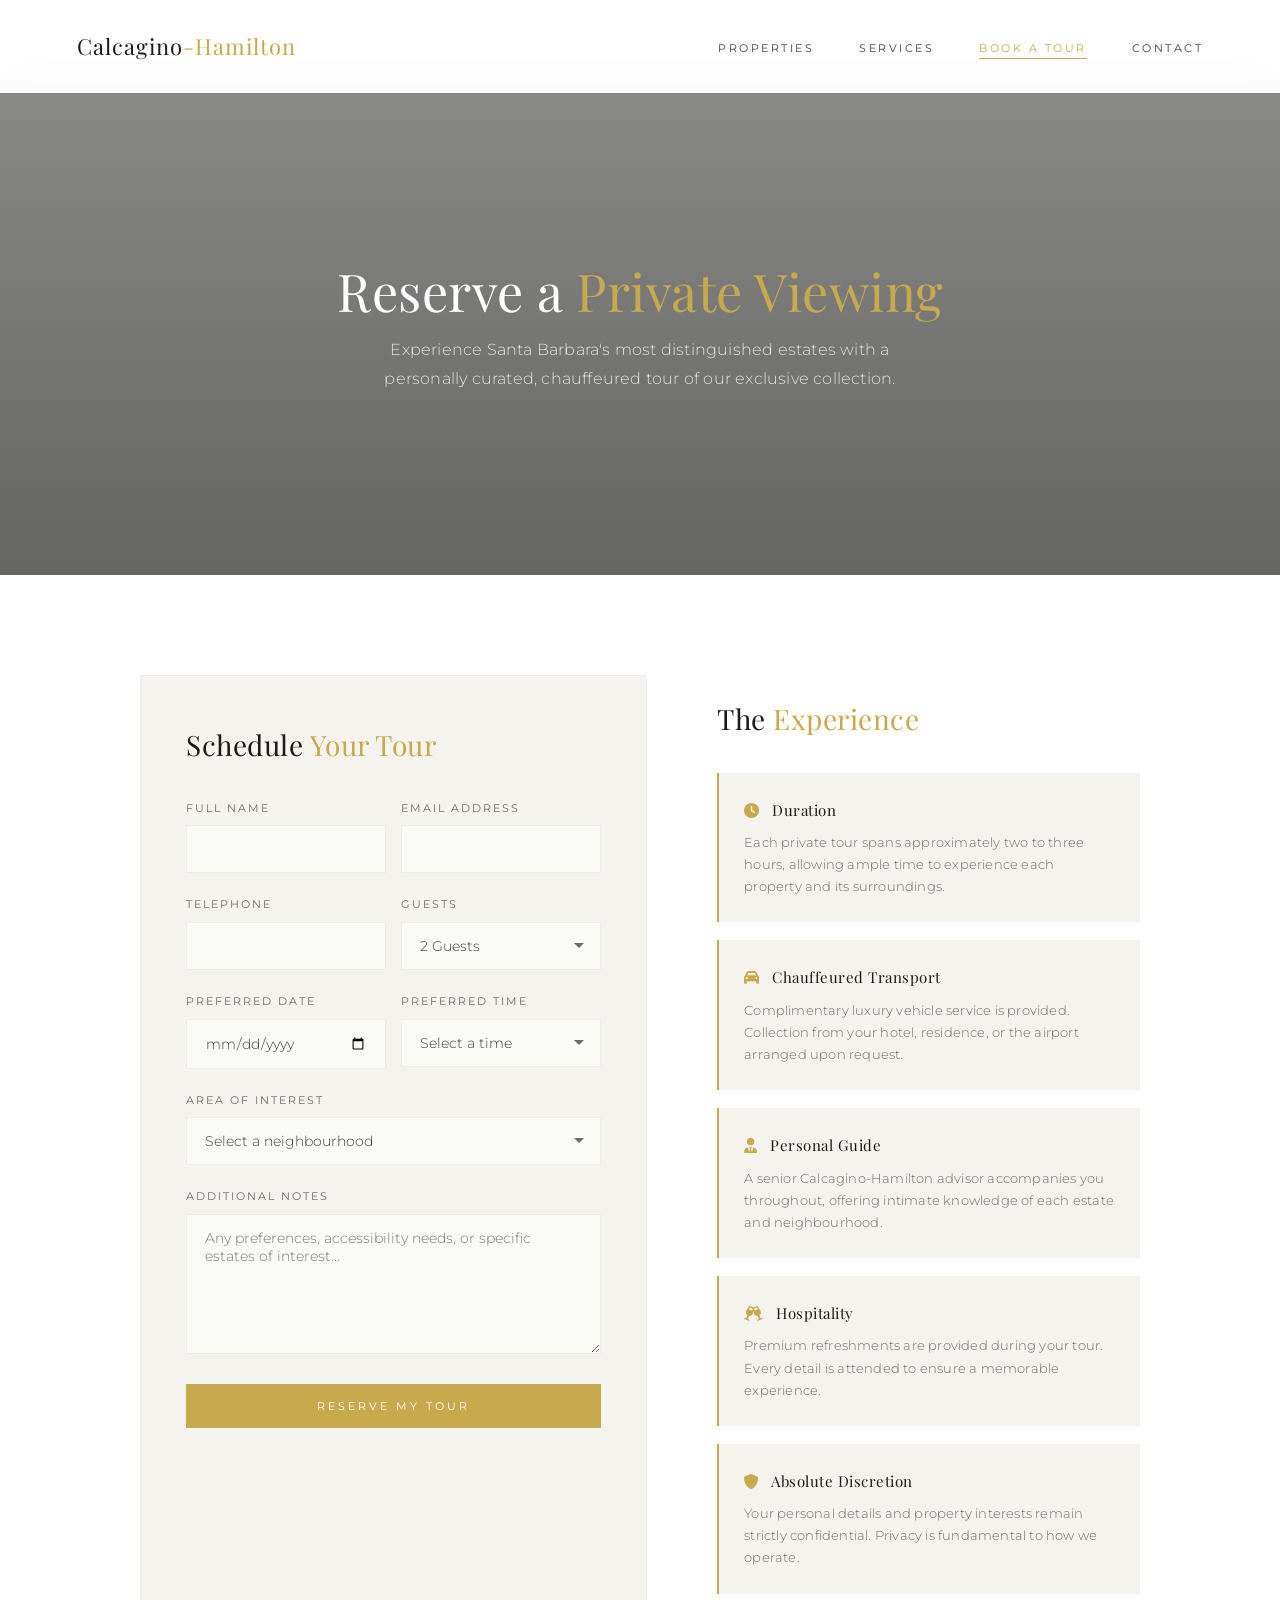
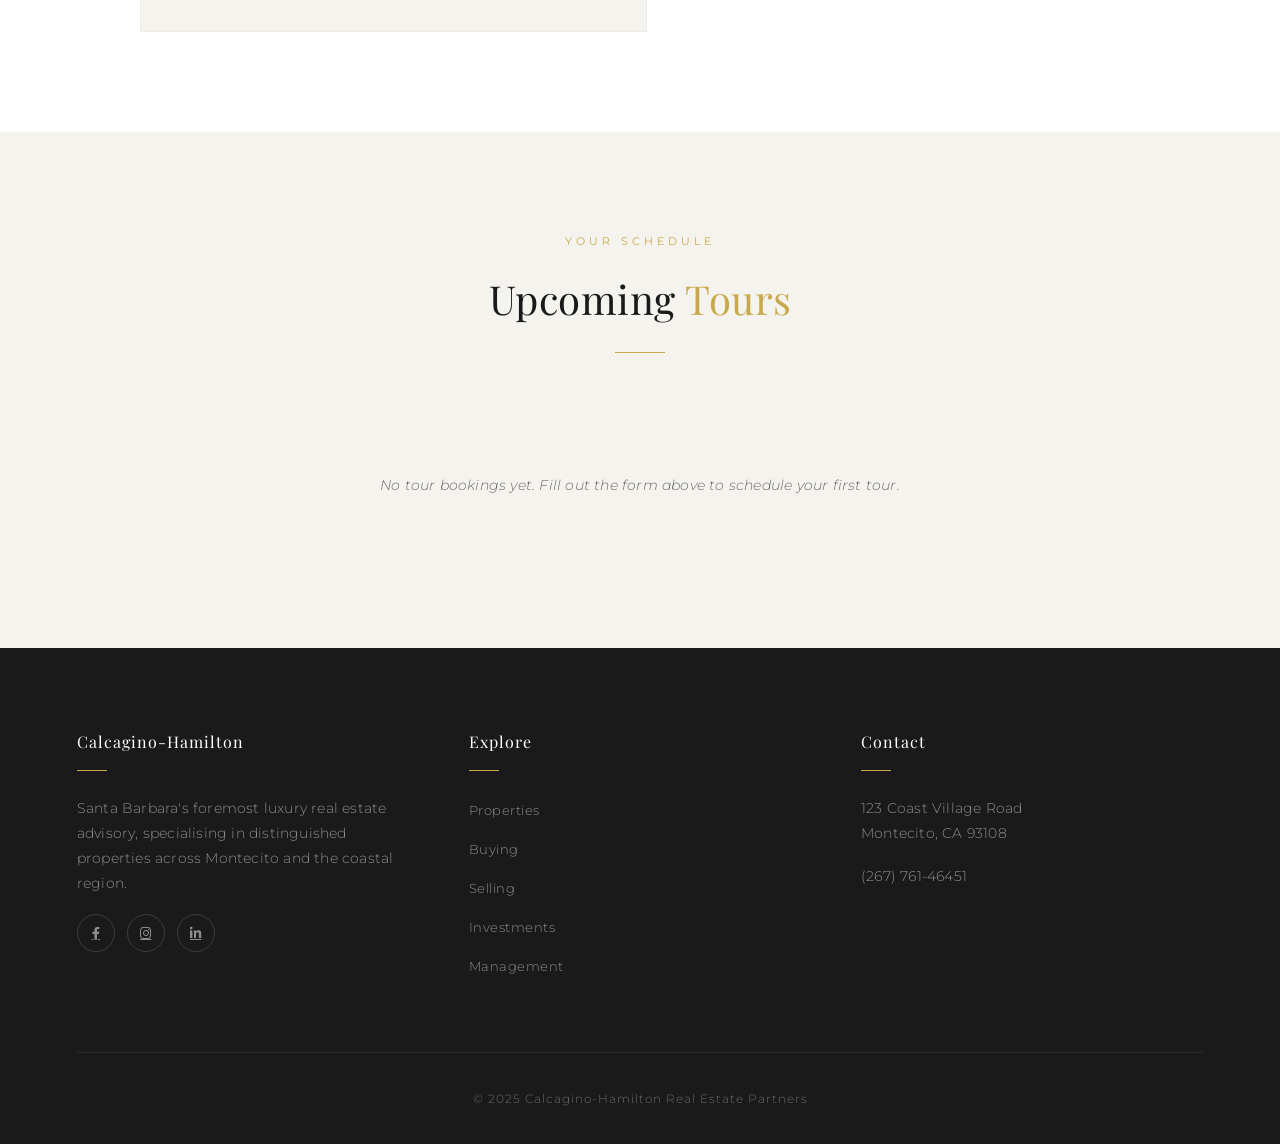
<file: book-tour.html>
<!DOCTYPE html>
<html lang="en">
<head>
    <meta charset="UTF-8">
    <meta name="viewport" content="width=device-width, initial-scale=1.0">
    <title>Book a Private Tour | Calcagino-Hamilton</title>
    <link rel="stylesheet" href="https://fonts.googleapis.com/css2?family=Playfair+Display:ital,wght@0,400;0,500;0,600;0,700;1,400;1,500&family=Montserrat:wght@300;400;500&display=swap">
    <link rel="stylesheet" href="https://cdnjs.cloudflare.com/ajax/libs/font-awesome/6.0.0-beta3/css/all.min.css">
    <link rel="stylesheet" href="styles.css">
</head>
<body>
    <header id="header">
        <div class="logo"><a href="index.html">Calcagino<span>-Hamilton</span></a></div>
        <nav>
            <ul id="nav-menu">
                <li><a href="luxury-properties.html">Properties</a></li>
                <li><a href="buying.html">Services</a></li>
                <li><a href="book-tour.html" class="active">Book a Tour</a></li>
                <li><a href="index.html#contact">Contact</a></li>
            </ul>
            <div class="mobile-menu-btn" id="mobile-menu-btn"><i class="fas fa-bars"></i></div>
        </nav>
    </header>

    <section class="booking-hero">
        <div>
            <h1>Reserve a <span class="gold-text">Private Viewing</span></h1>
            <p>Experience Santa Barbara's most distinguished estates with a personally curated, chauffeured tour of our exclusive collection.</p>
        </div>
    </section>

    <section class="booking-section">
        <div class="booking-container">
            <div id="bookingFormWrapper" class="booking-form-wrapper">
                <h2>Schedule <span class="gold-text">Your Tour</span></h2>
                <form id="bookingForm">
                    <div class="form-row">
                        <div class="form-group">
                            <label for="bookName">Full Name</label>
                            <input type="text" id="bookName" class="form-control" required>
                        </div>
                        <div class="form-group">
                            <label for="bookEmail">Email Address</label>
                            <input type="email" id="bookEmail" class="form-control" required>
                        </div>
                    </div>
                    <div class="form-row">
                        <div class="form-group">
                            <label for="bookPhone">Telephone</label>
                            <input type="tel" id="bookPhone" class="form-control" required>
                        </div>
                        <div class="form-group">
                            <label for="bookGuests">Guests</label>
                            <select id="bookGuests" class="form-control">
                                <option value="1">1 Guest</option>
                                <option value="2" selected>2 Guests</option>
                                <option value="3">3 Guests</option>
                                <option value="4">4 Guests</option>
                                <option value="5+">5+ Guests</option>
                            </select>
                        </div>
                    </div>
                    <div class="form-row">
                        <div class="form-group">
                            <label for="bookDate">Preferred Date</label>
                            <input type="date" id="bookDate" class="form-control" required>
                        </div>
                        <div class="form-group">
                            <label for="bookTime">Preferred Time</label>
                            <select id="bookTime" class="form-control" required>
                                <option value="">Select a time</option>
                                <option value="09:00">9:00 AM</option>
                                <option value="10:00">10:00 AM</option>
                                <option value="11:00">11:00 AM</option>
                                <option value="13:00">1:00 PM</option>
                                <option value="14:00">2:00 PM</option>
                                <option value="15:00">3:00 PM</option>
                                <option value="16:00">4:00 PM</option>
                            </select>
                        </div>
                    </div>
                    <div class="form-group">
                        <label for="bookProperty">Area of Interest</label>
                        <select id="bookProperty" class="form-control" required>
                            <option value="">Select a neighbourhood</option>
                            <option value="Montecito Estates">Montecito Estates</option>
                            <option value="Hope Ranch">Hope Ranch</option>
                            <option value="Santa Barbara Riviera">Santa Barbara Riviera</option>
                            <option value="East Beach">East Beach</option>
                            <option value="Oceanfront Collection">Oceanfront Collection</option>
                            <option value="Full Portfolio Tour">Full Portfolio Tour</option>
                        </select>
                    </div>
                    <div class="form-group">
                        <label for="bookNotes">Additional Notes</label>
                        <textarea id="bookNotes" class="form-control" rows="3" placeholder="Any preferences, accessibility needs, or specific estates of interest..."></textarea>
                    </div>
                    <button type="submit" class="btn btn-gold btn-full">Reserve My Tour</button>
                </form>
            </div>

            <div id="confirmationMessage" class="confirmation-message">
                <i class="fas fa-check-circle"></i>
                <h3>Tour Reserved</h3>
                <p>Thank you, <strong id="confirmName"></strong>.</p>
                <p>Your private viewing is scheduled for:</p>
                <p><strong id="confirmDate"></strong> at <strong id="confirmTime"></strong></p>
                <p>Area: <strong id="confirmProperty"></strong></p>
                <p class="confirmation-note">Our concierge team will contact you within 24 hours to confirm arrangements.</p>
                <button id="resetBookingBtn" class="btn btn-gold btn-mt">Reserve Another Tour</button>
            </div>

            <div class="booking-info">
                <h2>The <span class="gold-text">Experience</span></h2>
                <div class="booking-info-card">
                    <h4><i class="fas fa-clock"></i> Duration</h4>
                    <p>Each private tour spans approximately two to three hours, allowing ample time to experience each property and its surroundings.</p>
                </div>
                <div class="booking-info-card">
                    <h4><i class="fas fa-car"></i> Chauffeured Transport</h4>
                    <p>Complimentary luxury vehicle service is provided. Collection from your hotel, residence, or the airport arranged upon request.</p>
                </div>
                <div class="booking-info-card">
                    <h4><i class="fas fa-user-tie"></i> Personal Guide</h4>
                    <p>A senior Calcagino-Hamilton advisor accompanies you throughout, offering intimate knowledge of each estate and neighbourhood.</p>
                </div>
                <div class="booking-info-card">
                    <h4><i class="fas fa-glass-cheers"></i> Hospitality</h4>
                    <p>Premium refreshments are provided during your tour. Every detail is attended to ensure a memorable experience.</p>
                </div>
                <div class="booking-info-card">
                    <h4><i class="fas fa-shield-alt"></i> Absolute Discretion</h4>
                    <p>Your personal details and property interests remain strictly confidential. Privacy is fundamental to how we operate.</p>
                </div>
            </div>
        </div>
    </section>

    <section class="bookings-list">
        <div class="section-title">
            <span class="section-subtitle">Your Schedule</span>
            <h2>Upcoming <span class="gold-text">Tours</span></h2>
        </div>
        <div id="bookingsContainer" class="bookings-container"></div>
    </section>

    <footer>
        <div class="footer-content">
            <div class="footer-col">
                <h3>Calcagino-Hamilton</h3>
                <p>Santa Barbara's foremost luxury real estate advisory, specialising in distinguished properties across Montecito and the coastal region.</p>
                <div class="social-links">
                    <a href="#"><i class="fab fa-facebook-f"></i></a>
                    <a href="#"><i class="fab fa-instagram"></i></a>
                    <a href="#"><i class="fab fa-linkedin-in"></i></a>
                </div>
            </div>
            <div class="footer-col">
                <h3>Explore</h3>
                <ul class="footer-links">
                    <li><a href="luxury-properties.html">Properties</a></li>
                    <li><a href="buying.html">Buying</a></li>
                    <li><a href="selling.html">Selling</a></li>
                    <li><a href="investment.html">Investments</a></li>
                    <li><a href="property-management.html">Management</a></li>
                </ul>
            </div>
            <div class="footer-col">
                <h3>Contact</h3>
                <p>123 Coast Village Road<br>Montecito, CA 93108</p>
                <p>(267) 761-46451</p>
            </div>
        </div>
        <div class="footer-bottom"><p>&copy; 2025 Calcagino-Hamilton Real Estate Partners</p></div>
    </footer>

    <div class="back-to-top" id="back-to-top"><i class="fas fa-arrow-up"></i></div>
    <script src="scripts.js"></script>
</body>
</html>
</file>
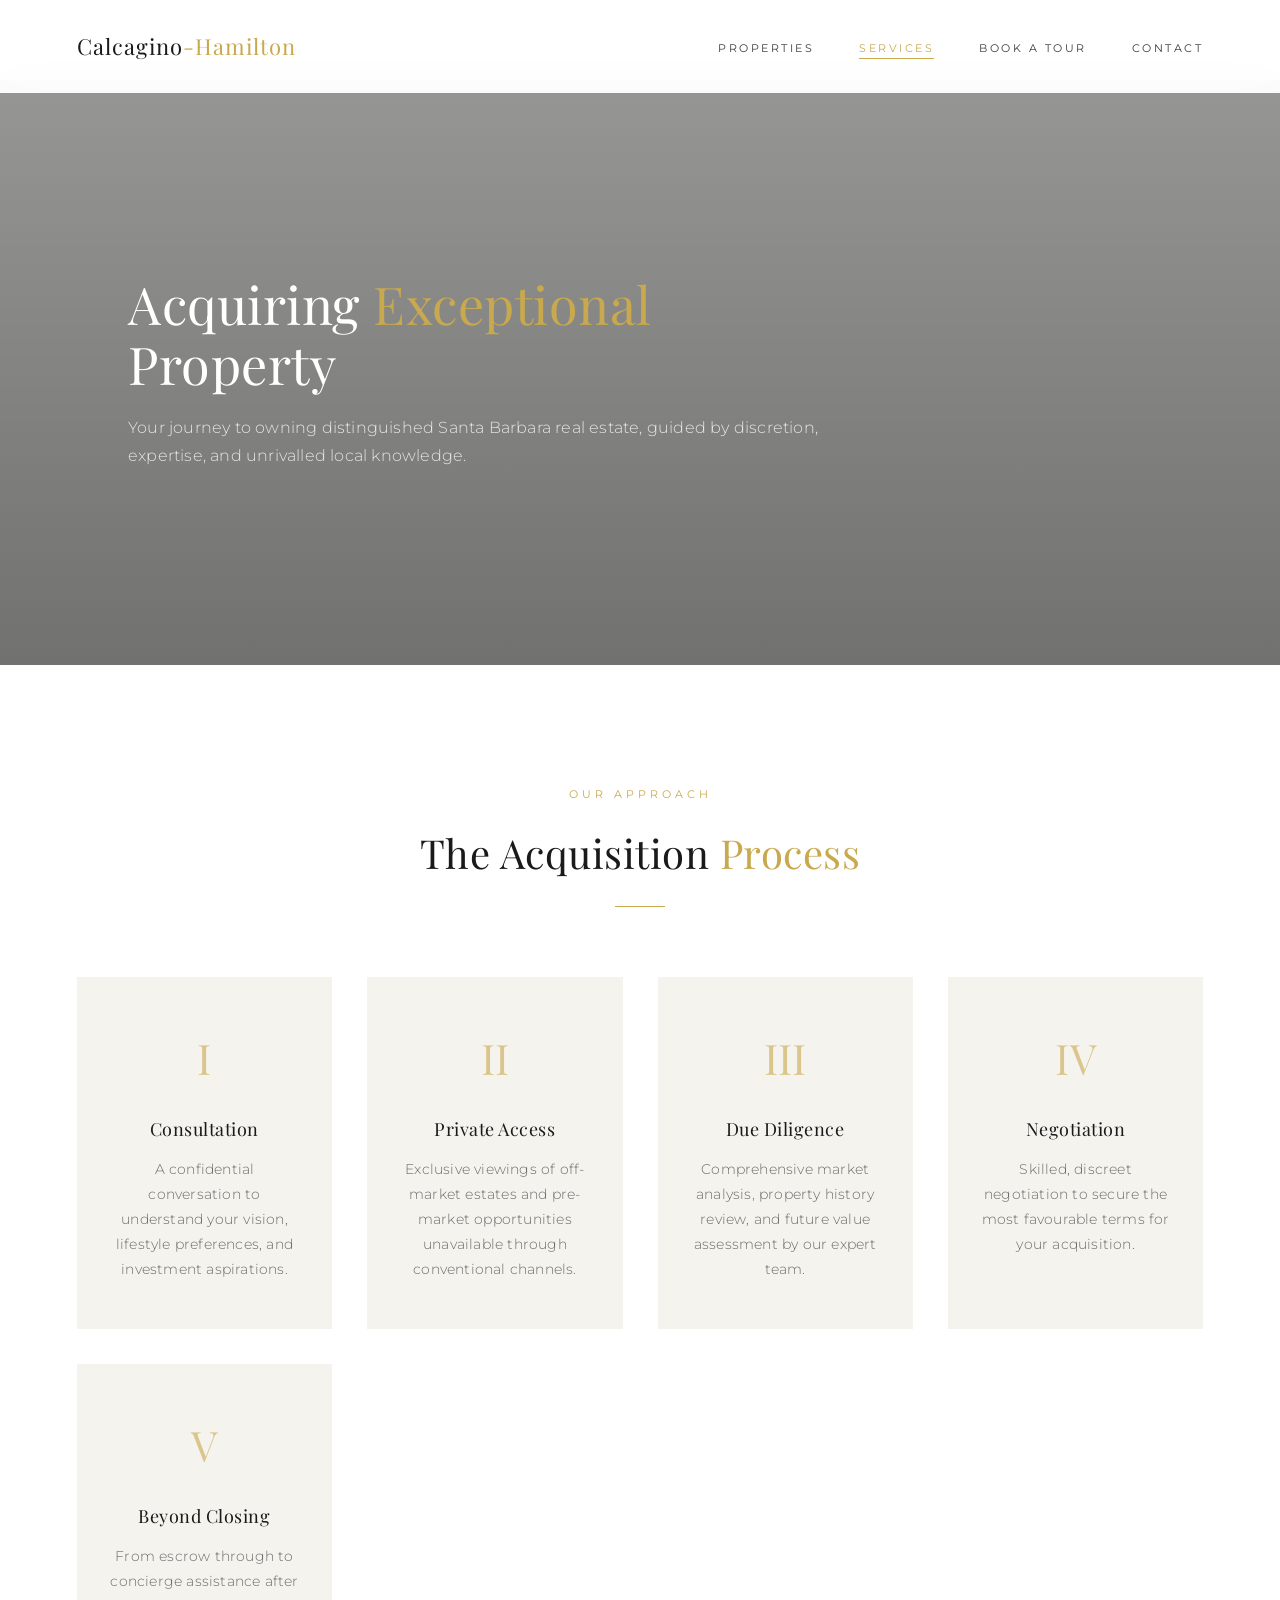
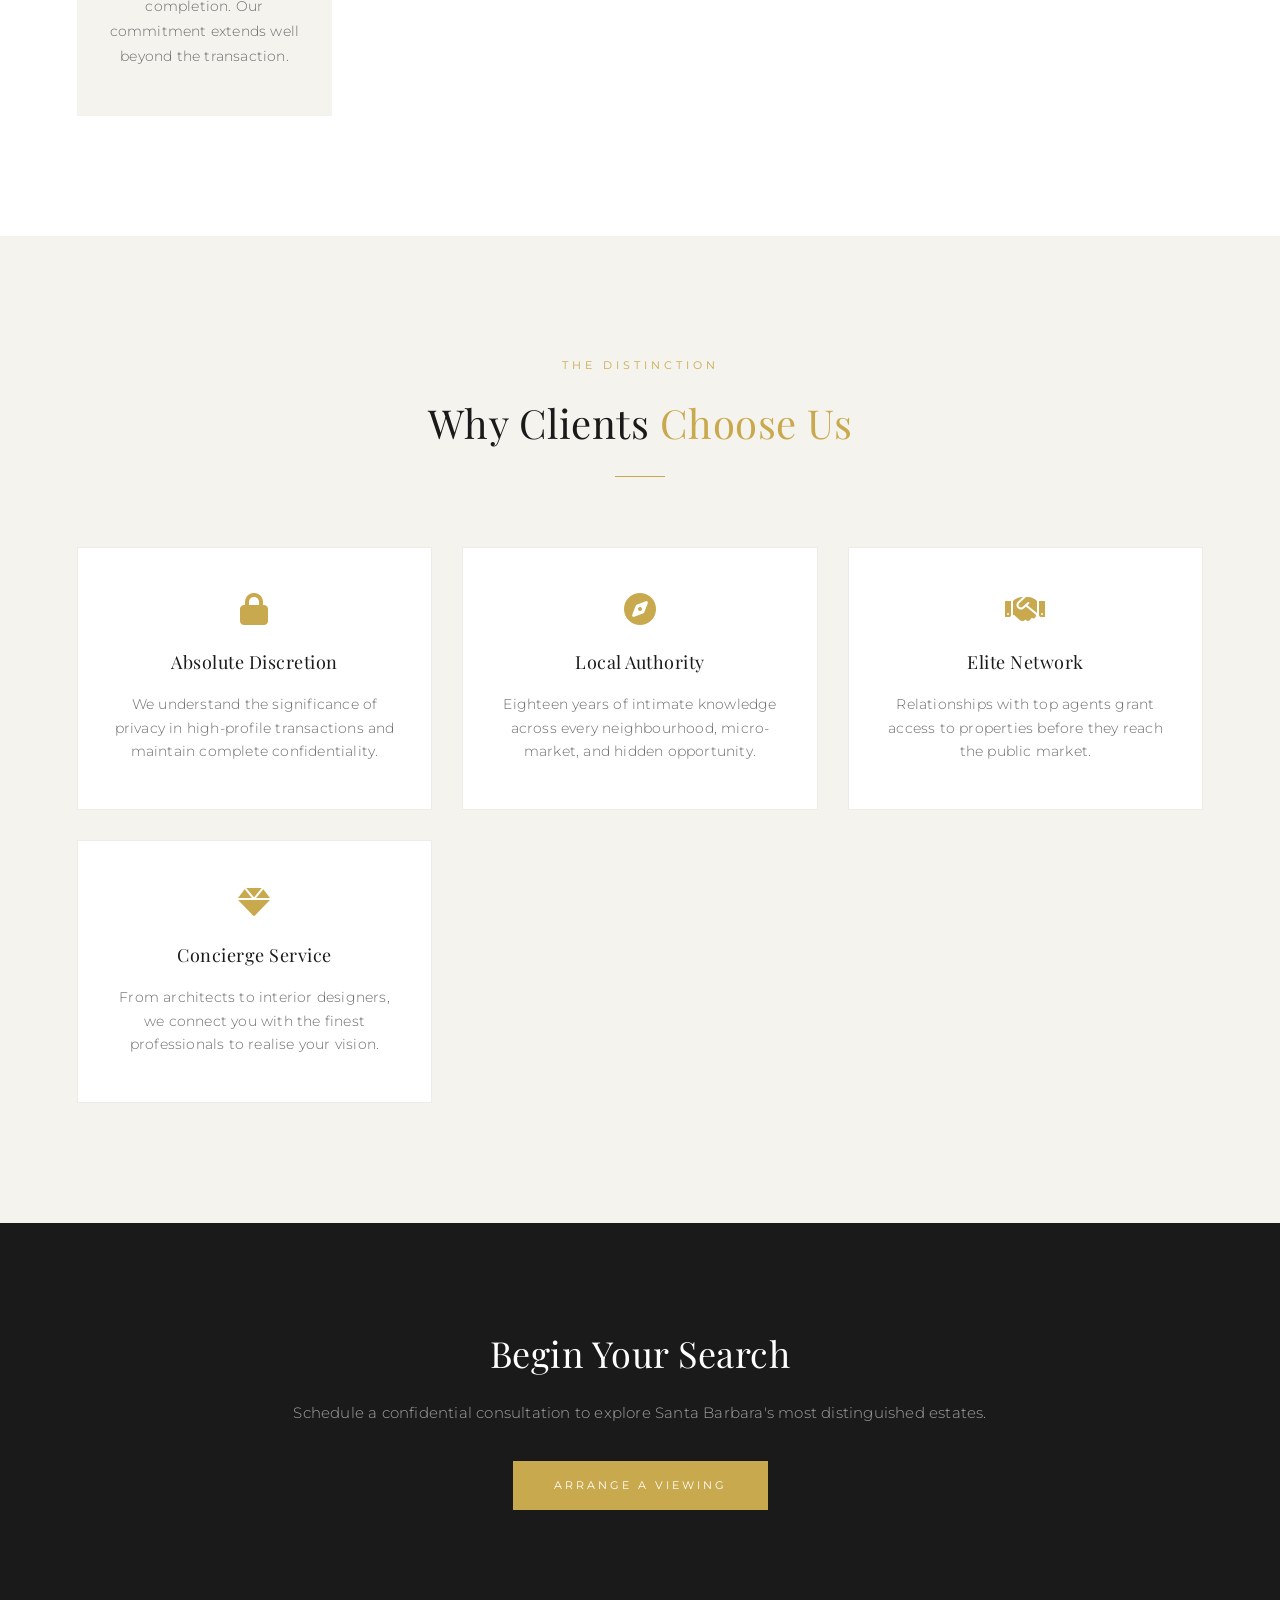
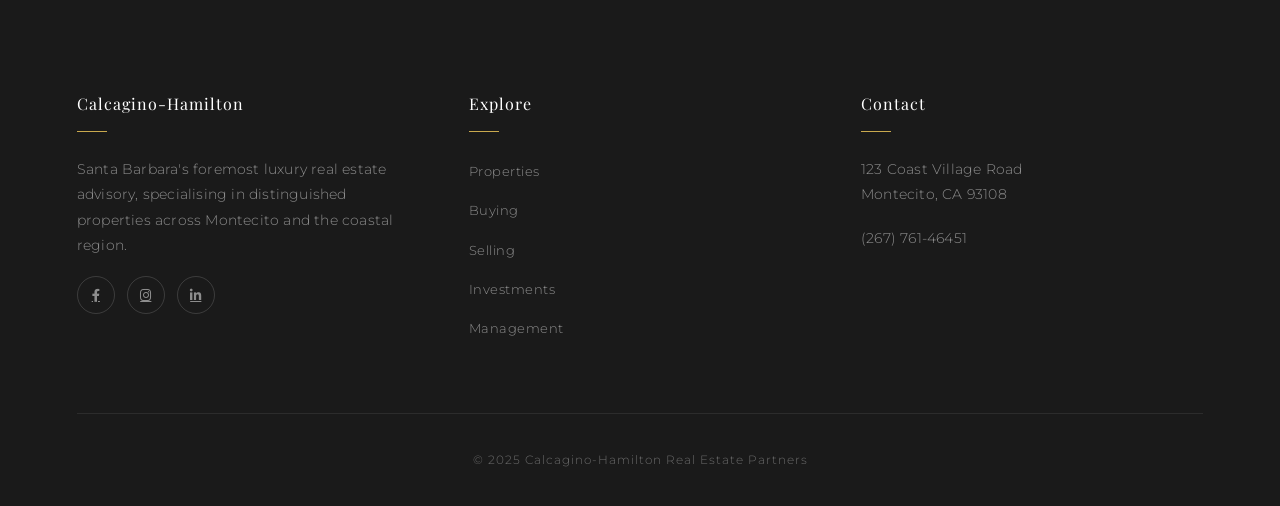
<file: buying.html>
<!DOCTYPE html>
<html lang="en">
<head>
    <meta charset="UTF-8">
    <meta name="viewport" content="width=device-width, initial-scale=1.0">
    <title>Acquiring Luxury Properties | Calcagino-Hamilton</title>
    <link rel="stylesheet" href="https://fonts.googleapis.com/css2?family=Playfair+Display:ital,wght@0,400;0,500;0,600;0,700;1,400;1,500&family=Montserrat:wght@300;400;500&display=swap">
    <link rel="stylesheet" href="https://cdnjs.cloudflare.com/ajax/libs/font-awesome/6.0.0-beta3/css/all.min.css">
    <link rel="stylesheet" href="styles.css">
</head>
<body>
    <header id="header">
        <div class="logo"><a href="index.html">Calcagino<span>-Hamilton</span></a></div>
        <nav>
            <ul id="nav-menu">
                <li><a href="luxury-properties.html">Properties</a></li>
                <li><a href="buying.html" class="active">Services</a></li>
                <li><a href="book-tour.html">Book a Tour</a></li>
                <li><a href="index.html#contact">Contact</a></li>
            </ul>
            <div class="mobile-menu-btn" id="mobile-menu-btn"><i class="fas fa-bars"></i></div>
        </nav>
    </header>

    <section class="service-hero">
        <div class="service-hero-content">
            <h1>Acquiring <span class="gold-text">Exceptional</span> Property</h1>
            <p>Your journey to owning distinguished Santa Barbara real estate, guided by discretion, expertise, and unrivalled local knowledge.</p>
        </div>
    </section>

    <section class="service-process">
        <div class="section-title">
            <span class="section-subtitle">Our Approach</span>
            <h2>The Acquisition <span class="gold-text">Process</span></h2>
        </div>
        <div class="process-steps">
            <div class="process-step">
                <div class="step-number gold-text">I</div>
                <h3>Consultation</h3>
                <p>A confidential conversation to understand your vision, lifestyle preferences, and investment aspirations.</p>
            </div>
            <div class="process-step">
                <div class="step-number gold-text">II</div>
                <h3>Private Access</h3>
                <p>Exclusive viewings of off-market estates and pre-market opportunities unavailable through conventional channels.</p>
            </div>
            <div class="process-step">
                <div class="step-number gold-text">III</div>
                <h3>Due Diligence</h3>
                <p>Comprehensive market analysis, property history review, and future value assessment by our expert team.</p>
            </div>
            <div class="process-step">
                <div class="step-number gold-text">IV</div>
                <h3>Negotiation</h3>
                <p>Skilled, discreet negotiation to secure the most favourable terms for your acquisition.</p>
            </div>
            <div class="process-step">
                <div class="step-number gold-text">V</div>
                <h3>Beyond Closing</h3>
                <p>From escrow through to concierge assistance after completion. Our commitment extends well beyond the transaction.</p>
            </div>
        </div>
    </section>

    <section class="service-benefits">
        <div class="section-title">
            <span class="section-subtitle">The Distinction</span>
            <h2>Why Clients <span class="gold-text">Choose Us</span></h2>
        </div>
        <div class="benefits-grid">
            <div class="benefit-card">
                <i class="fas fa-lock gold-text"></i>
                <h3>Absolute Discretion</h3>
                <p>We understand the significance of privacy in high-profile transactions and maintain complete confidentiality.</p>
            </div>
            <div class="benefit-card">
                <i class="fas fa-compass gold-text"></i>
                <h3>Local Authority</h3>
                <p>Eighteen years of intimate knowledge across every neighbourhood, micro-market, and hidden opportunity.</p>
            </div>
            <div class="benefit-card">
                <i class="fas fa-handshake gold-text"></i>
                <h3>Elite Network</h3>
                <p>Relationships with top agents grant access to properties before they reach the public market.</p>
            </div>
            <div class="benefit-card">
                <i class="fas fa-gem gold-text"></i>
                <h3>Concierge Service</h3>
                <p>From architects to interior designers, we connect you with the finest professionals to realise your vision.</p>
            </div>
        </div>
    </section>

    <section class="service-cta">
        <h2>Begin Your Search</h2>
        <p>Schedule a confidential consultation to explore Santa Barbara's most distinguished estates.</p>
        <a href="book-tour.html" class="btn btn-gold">Arrange a Viewing</a>
    </section>

    <footer>
        <div class="footer-content">
            <div class="footer-col">
                <h3>Calcagino-Hamilton</h3>
                <p>Santa Barbara's foremost luxury real estate advisory, specialising in distinguished properties across Montecito and the coastal region.</p>
                <div class="social-links">
                    <a href="#"><i class="fab fa-facebook-f"></i></a>
                    <a href="#"><i class="fab fa-instagram"></i></a>
                    <a href="#"><i class="fab fa-linkedin-in"></i></a>
                </div>
            </div>
            <div class="footer-col">
                <h3>Explore</h3>
                <ul class="footer-links">
                    <li><a href="luxury-properties.html">Properties</a></li>
                    <li><a href="buying.html">Buying</a></li>
                    <li><a href="selling.html">Selling</a></li>
                    <li><a href="investment.html">Investments</a></li>
                    <li><a href="property-management.html">Management</a></li>
                </ul>
            </div>
            <div class="footer-col">
                <h3>Contact</h3>
                <p>123 Coast Village Road<br>Montecito, CA 93108</p>
                <p>(267) 761-46451</p>
            </div>
        </div>
        <div class="footer-bottom"><p>&copy; 2025 Calcagino-Hamilton Real Estate Partners</p></div>
    </footer>

    <div class="back-to-top" id="back-to-top"><i class="fas fa-arrow-up"></i></div>
    <script src="scripts.js"></script>
</body>
</html>
</file>
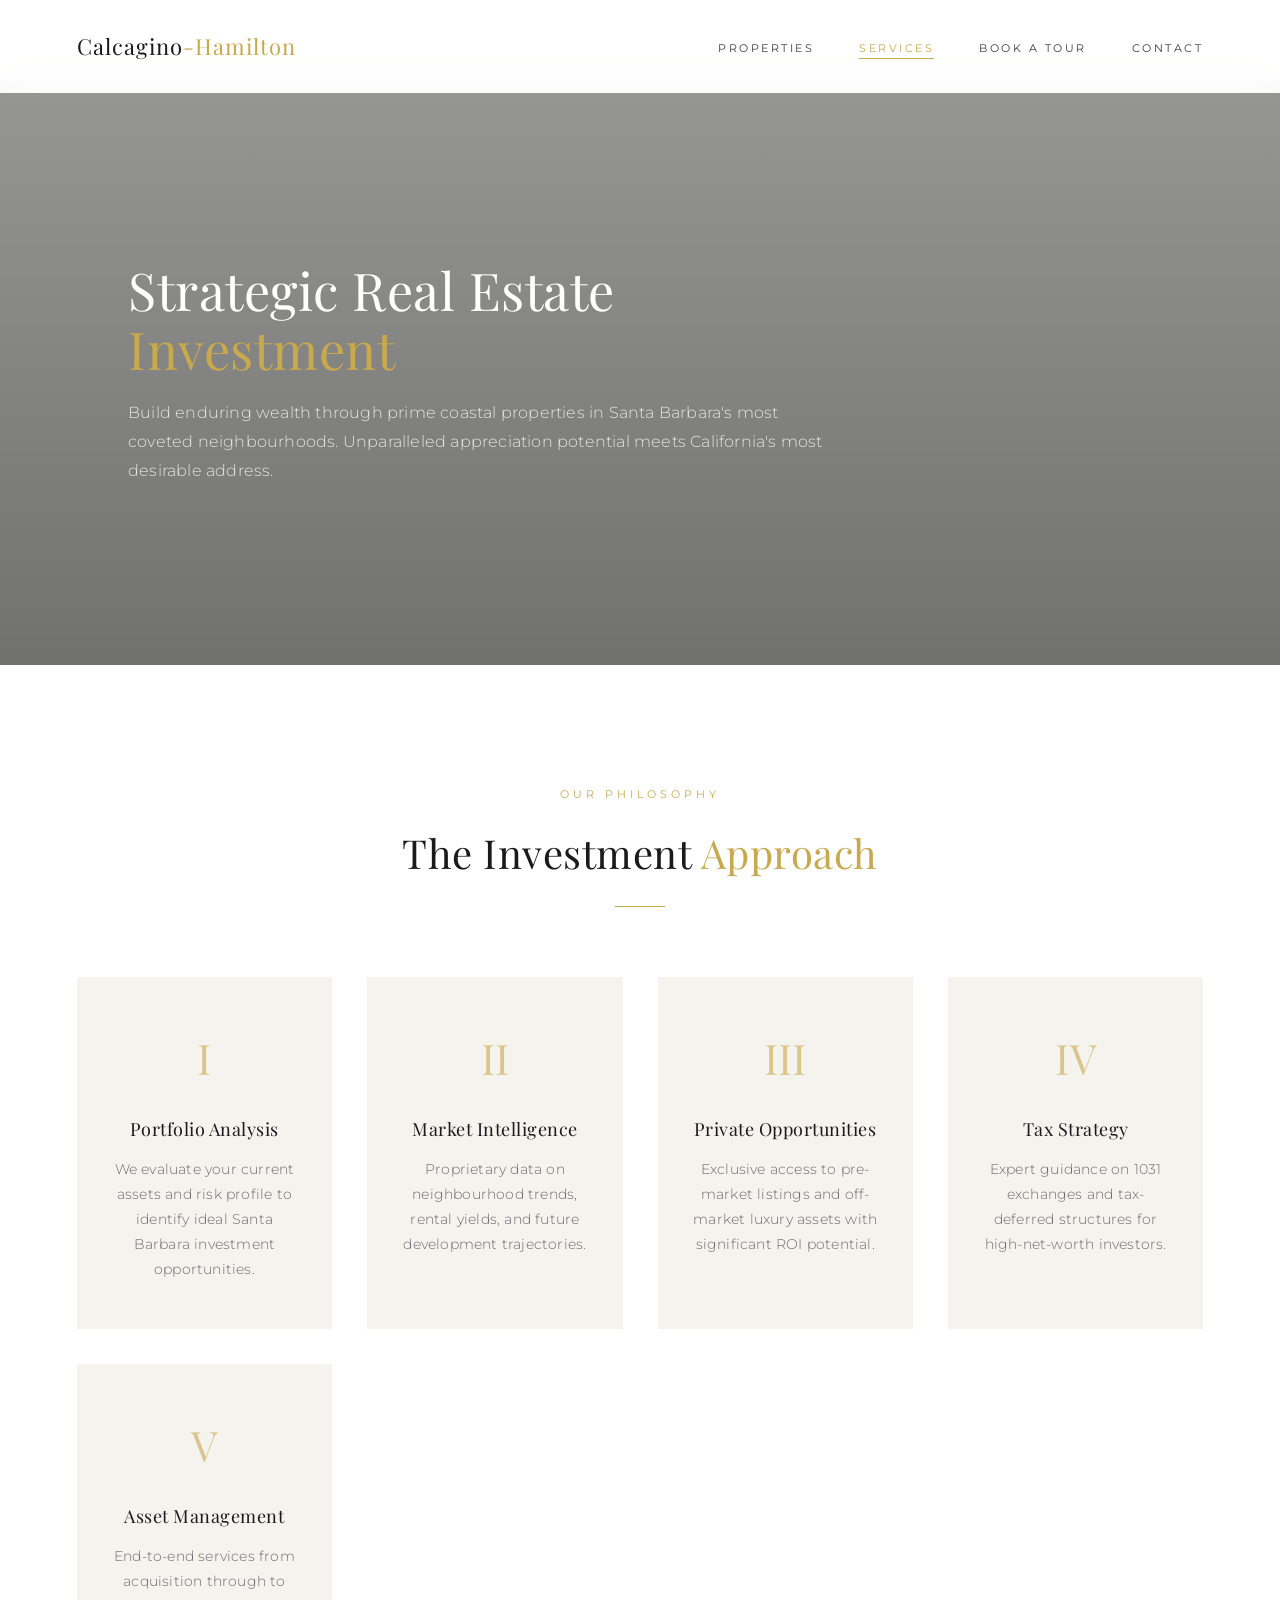
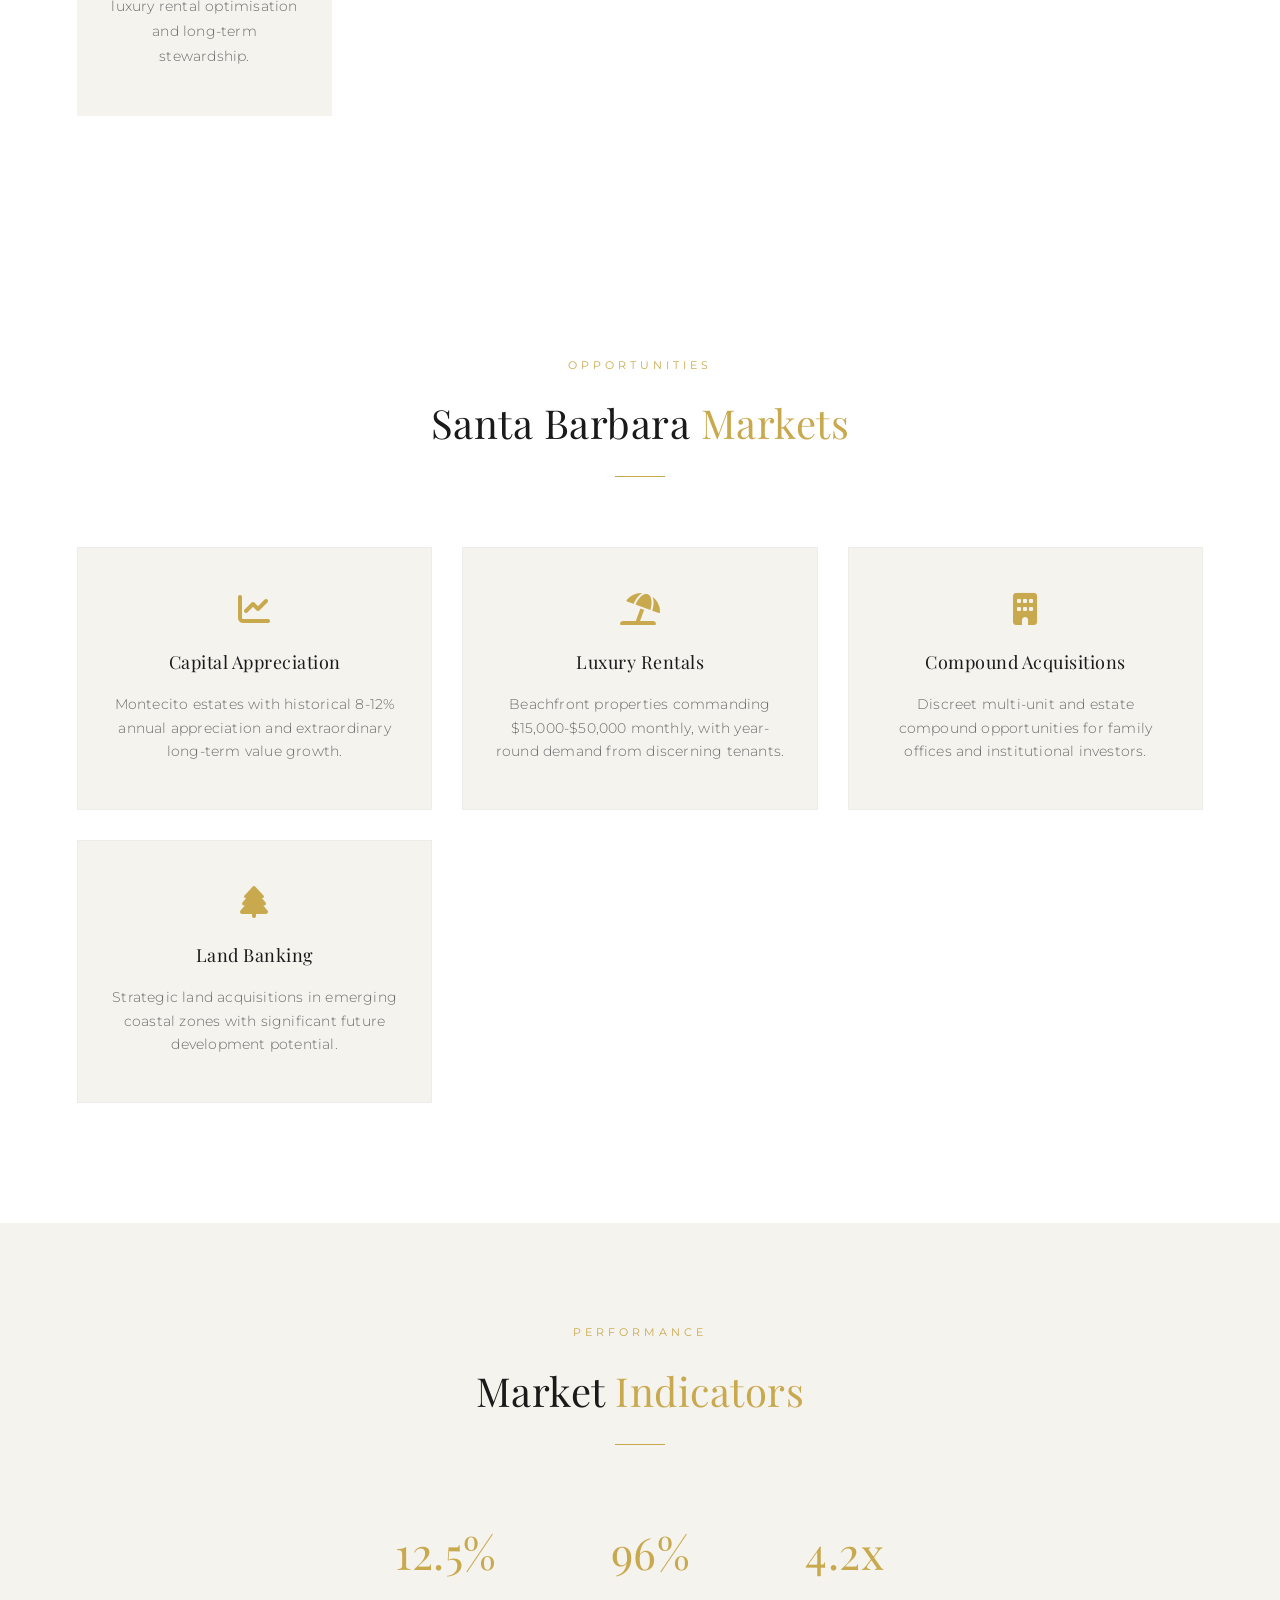
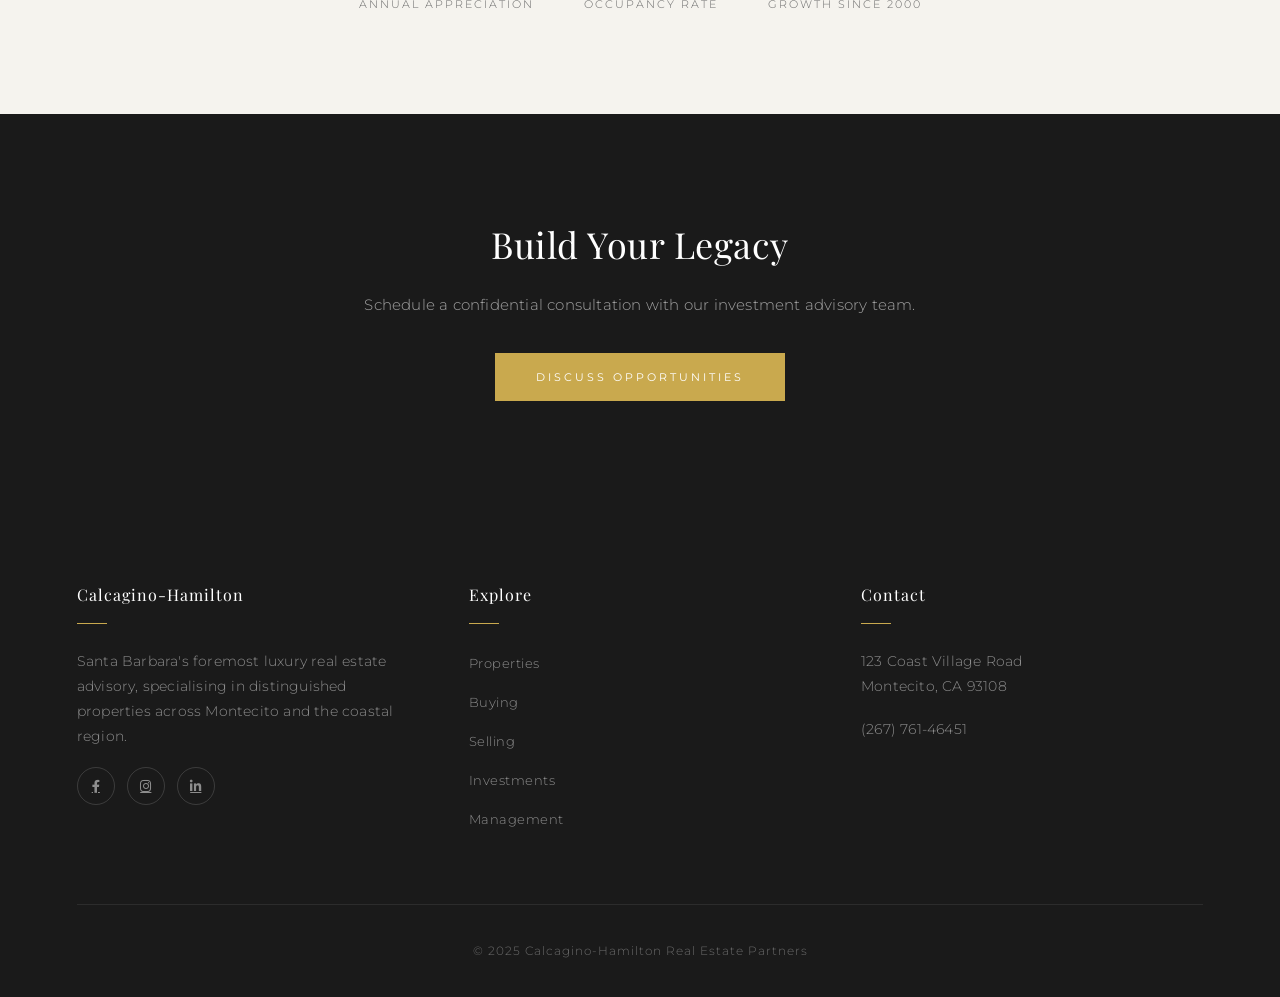
<file: investment.html>
<!DOCTYPE html>
<html lang="en">
<head>
    <meta charset="UTF-8">
    <meta name="viewport" content="width=device-width, initial-scale=1.0">
    <title>Luxury Real Estate Investments | Calcagino-Hamilton</title>
    <link rel="stylesheet" href="https://fonts.googleapis.com/css2?family=Playfair+Display:ital,wght@0,400;0,500;0,600;0,700;1,400;1,500&family=Montserrat:wght@300;400;500&display=swap">
    <link rel="stylesheet" href="https://cdnjs.cloudflare.com/ajax/libs/font-awesome/6.0.0-beta3/css/all.min.css">
    <link rel="stylesheet" href="styles.css">
</head>
<body>
    <header id="header">
        <div class="logo"><a href="index.html">Calcagino<span>-Hamilton</span></a></div>
        <nav>
            <ul id="nav-menu">
                <li><a href="luxury-properties.html">Properties</a></li>
                <li><a href="buying.html" class="active">Services</a></li>
                <li><a href="book-tour.html">Book a Tour</a></li>
                <li><a href="index.html#contact">Contact</a></li>
            </ul>
            <div class="mobile-menu-btn" id="mobile-menu-btn"><i class="fas fa-bars"></i></div>
        </nav>
    </header>

    <section class="service-hero hero-investment">
        <div class="service-hero-content">
            <h1>Strategic Real Estate <span class="gold-text">Investment</span></h1>
            <p>Build enduring wealth through prime coastal properties in Santa Barbara's most coveted neighbourhoods. Unparalleled appreciation potential meets California's most desirable address.</p>
        </div>
    </section>

    <section class="service-process">
        <div class="section-title">
            <span class="section-subtitle">Our Philosophy</span>
            <h2>The Investment <span class="gold-text">Approach</span></h2>
        </div>
        <div class="process-steps">
            <div class="process-step">
                <div class="step-number gold-text">I</div>
                <h3>Portfolio Analysis</h3>
                <p>We evaluate your current assets and risk profile to identify ideal Santa Barbara investment opportunities.</p>
            </div>
            <div class="process-step">
                <div class="step-number gold-text">II</div>
                <h3>Market Intelligence</h3>
                <p>Proprietary data on neighbourhood trends, rental yields, and future development trajectories.</p>
            </div>
            <div class="process-step">
                <div class="step-number gold-text">III</div>
                <h3>Private Opportunities</h3>
                <p>Exclusive access to pre-market listings and off-market luxury assets with significant ROI potential.</p>
            </div>
            <div class="process-step">
                <div class="step-number gold-text">IV</div>
                <h3>Tax Strategy</h3>
                <p>Expert guidance on 1031 exchanges and tax-deferred structures for high-net-worth investors.</p>
            </div>
            <div class="process-step">
                <div class="step-number gold-text">V</div>
                <h3>Asset Management</h3>
                <p>End-to-end services from acquisition through to luxury rental optimisation and long-term stewardship.</p>
            </div>
        </div>
    </section>

    <section class="service-benefits service-benefits--white">
        <div class="section-title">
            <span class="section-subtitle">Opportunities</span>
            <h2>Santa Barbara <span class="gold-text">Markets</span></h2>
        </div>
        <div class="benefits-grid">
            <div class="benefit-card">
                <i class="fas fa-chart-line gold-text"></i>
                <h3>Capital Appreciation</h3>
                <p>Montecito estates with historical 8-12% annual appreciation and extraordinary long-term value growth.</p>
            </div>
            <div class="benefit-card">
                <i class="fas fa-umbrella-beach gold-text"></i>
                <h3>Luxury Rentals</h3>
                <p>Beachfront properties commanding $15,000-$50,000 monthly, with year-round demand from discerning tenants.</p>
            </div>
            <div class="benefit-card">
                <i class="fas fa-building gold-text"></i>
                <h3>Compound Acquisitions</h3>
                <p>Discreet multi-unit and estate compound opportunities for family offices and institutional investors.</p>
            </div>
            <div class="benefit-card">
                <i class="fas fa-tree gold-text"></i>
                <h3>Land Banking</h3>
                <p>Strategic land acquisitions in emerging coastal zones with significant future development potential.</p>
            </div>
        </div>
    </section>

    <section class="metrics">
        <div class="section-title">
            <span class="section-subtitle">Performance</span>
            <h2>Market <span class="gold-text">Indicators</span></h2>
        </div>
        <div class="stats stats--centered">
            <div class="stat-item">
                <h3>12.5%</h3>
                <p>Annual Appreciation</p>
            </div>
            <div class="stat-item">
                <h3>96%</h3>
                <p>Occupancy Rate</p>
            </div>
            <div class="stat-item">
                <h3>4.2x</h3>
                <p>Growth Since 2000</p>
            </div>
        </div>
    </section>

    <section class="service-cta">
        <h2>Build Your Legacy</h2>
        <p>Schedule a confidential consultation with our investment advisory team.</p>
        <a href="book-tour.html" class="btn btn-gold">Discuss Opportunities</a>
    </section>

    <footer>
        <div class="footer-content">
            <div class="footer-col">
                <h3>Calcagino-Hamilton</h3>
                <p>Santa Barbara's foremost luxury real estate advisory, specialising in distinguished properties across Montecito and the coastal region.</p>
                <div class="social-links">
                    <a href="#"><i class="fab fa-facebook-f"></i></a>
                    <a href="#"><i class="fab fa-instagram"></i></a>
                    <a href="#"><i class="fab fa-linkedin-in"></i></a>
                </div>
            </div>
            <div class="footer-col">
                <h3>Explore</h3>
                <ul class="footer-links">
                    <li><a href="luxury-properties.html">Properties</a></li>
                    <li><a href="buying.html">Buying</a></li>
                    <li><a href="selling.html">Selling</a></li>
                    <li><a href="investment.html">Investments</a></li>
                    <li><a href="property-management.html">Management</a></li>
                </ul>
            </div>
            <div class="footer-col">
                <h3>Contact</h3>
                <p>123 Coast Village Road<br>Montecito, CA 93108</p>
                <p>(267) 761-46451</p>
            </div>
        </div>
        <div class="footer-bottom"><p>&copy; 2025 Calcagino-Hamilton Real Estate Partners</p></div>
    </footer>

    <div class="back-to-top" id="back-to-top"><i class="fas fa-arrow-up"></i></div>
    <script src="scripts.js"></script>
</body>
</html>
</file>
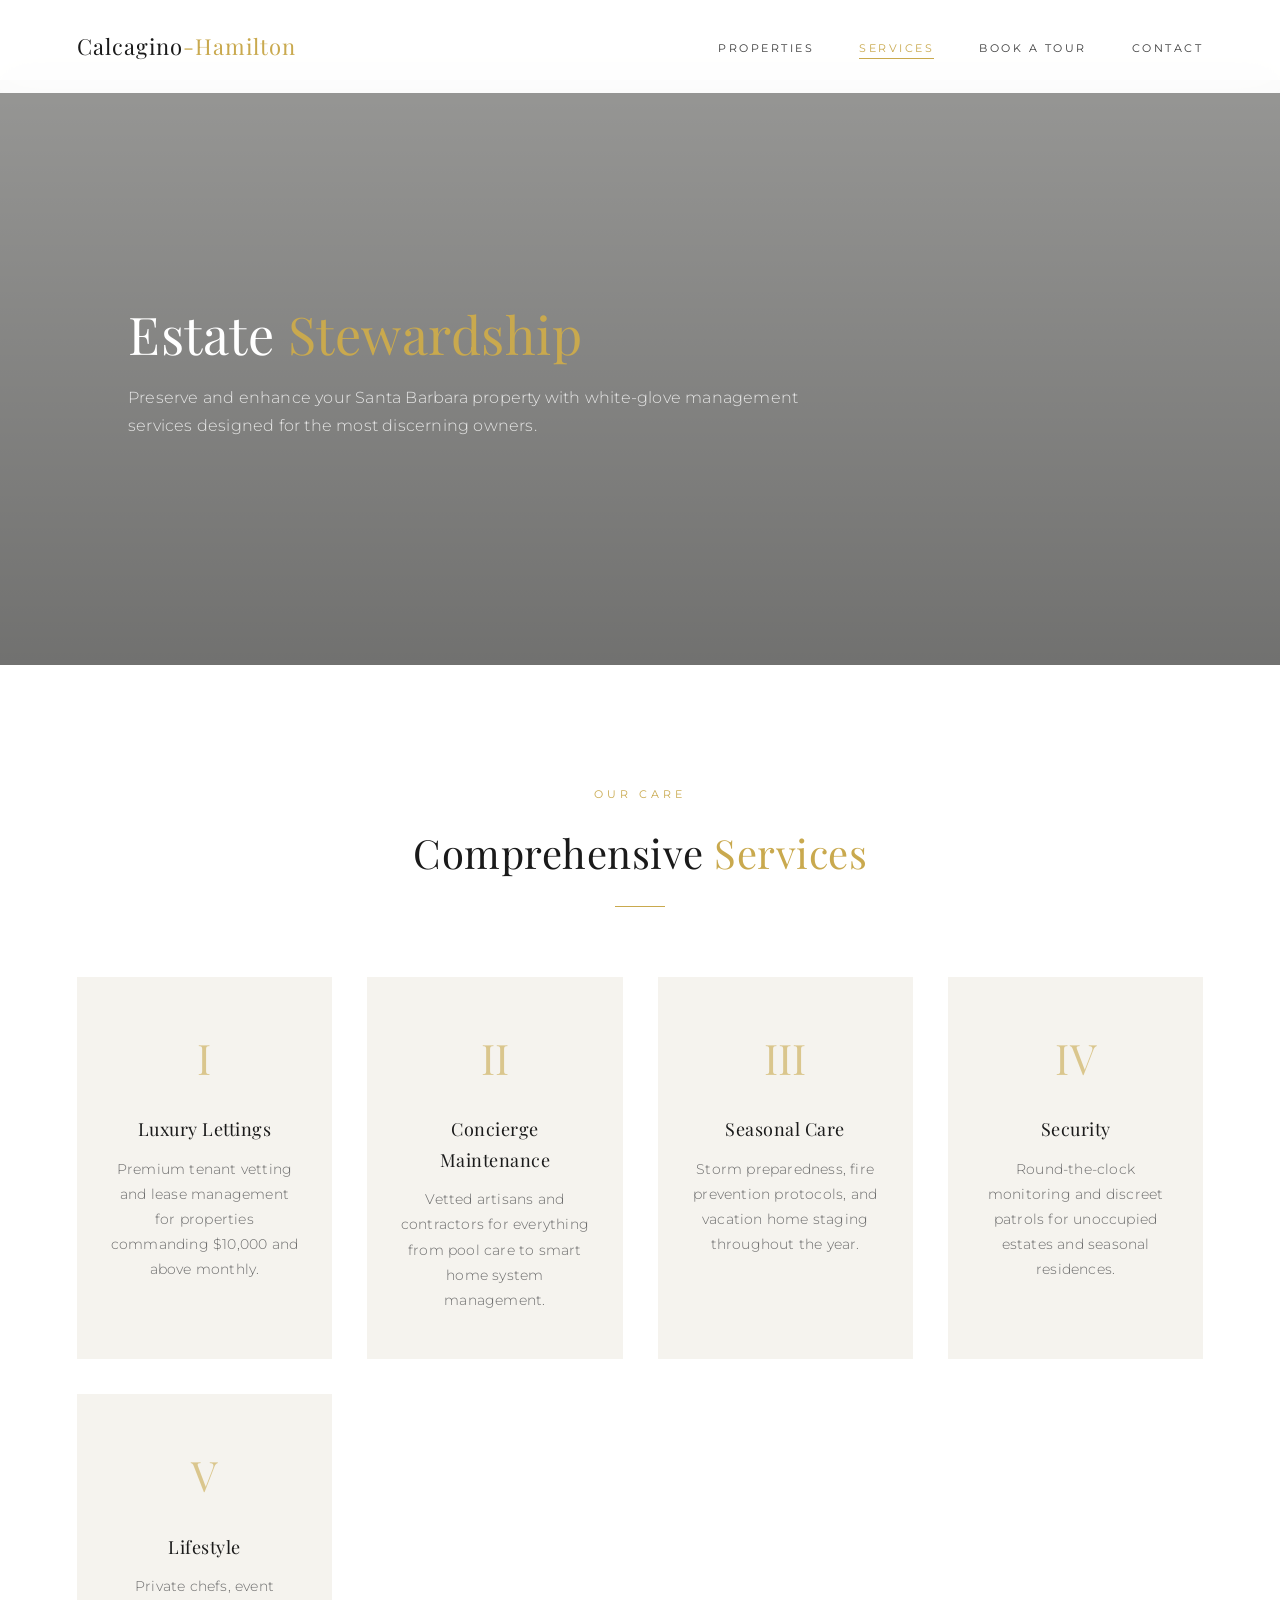
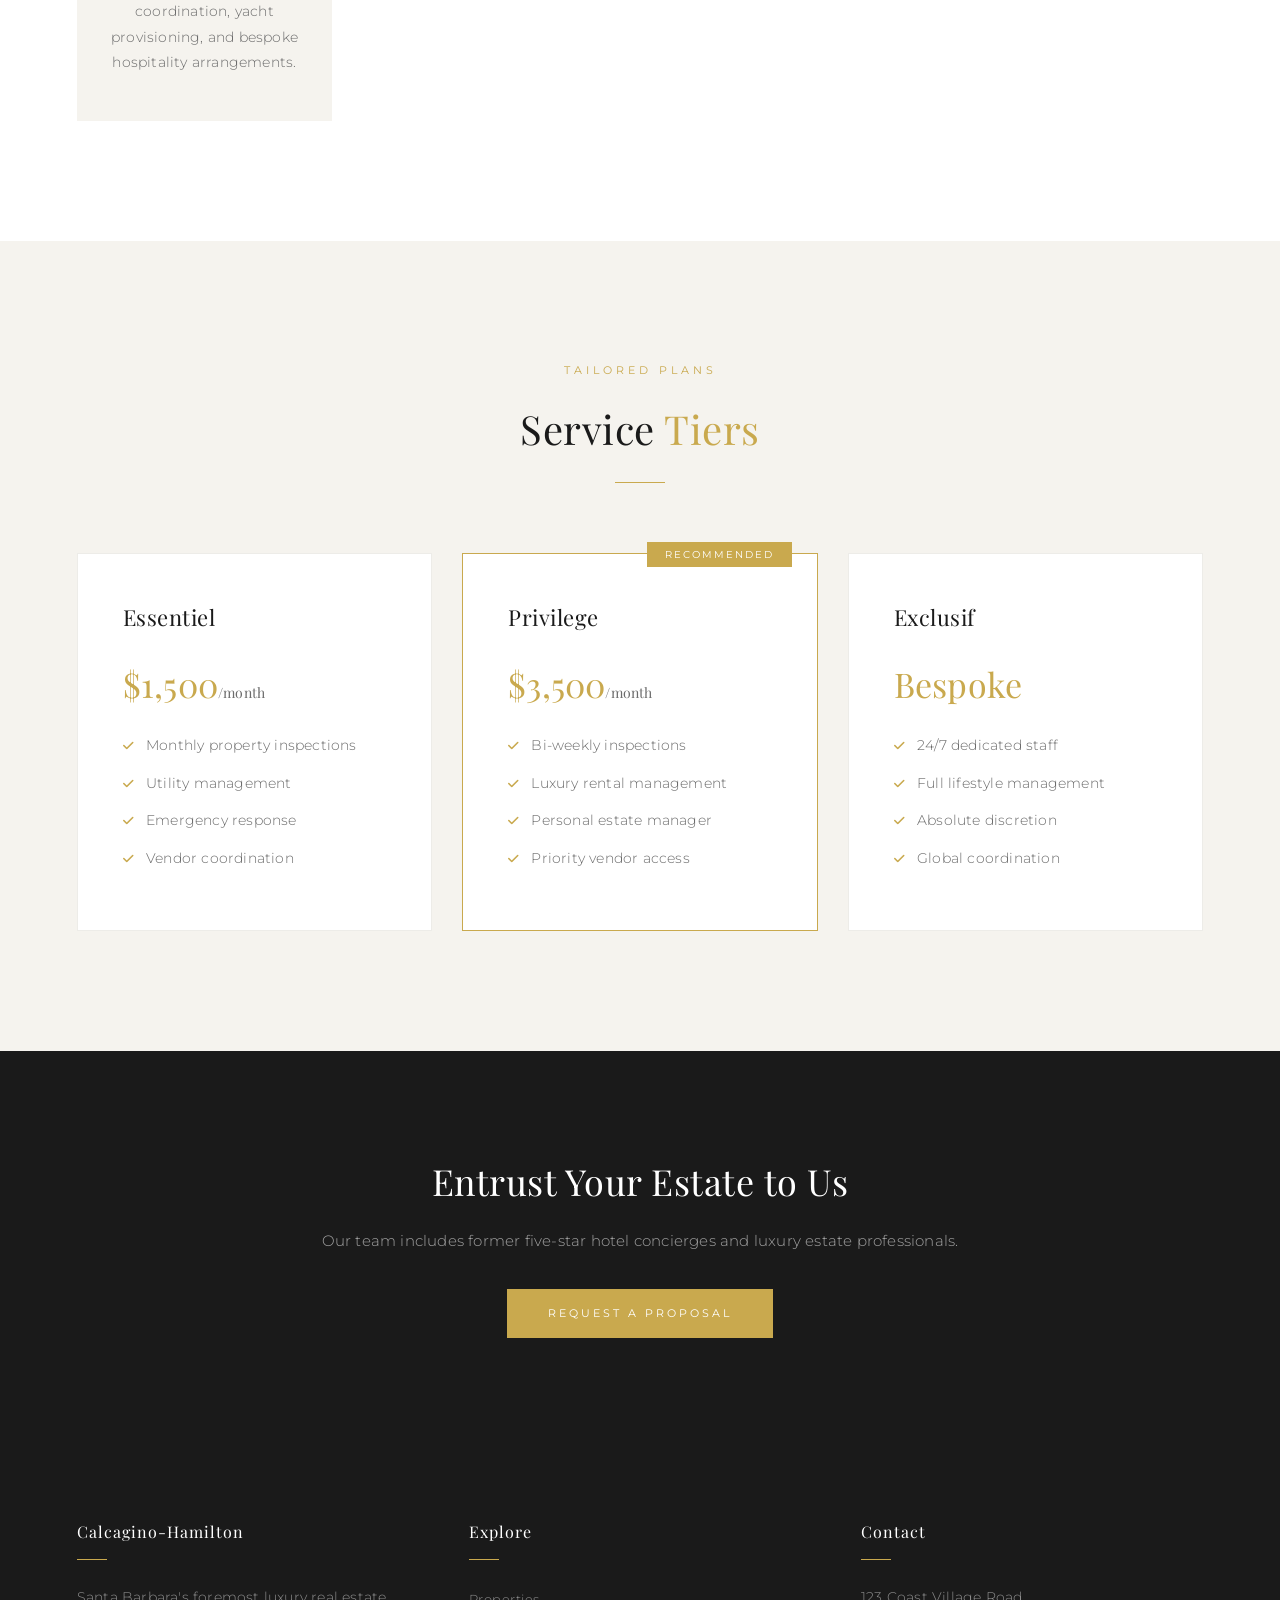
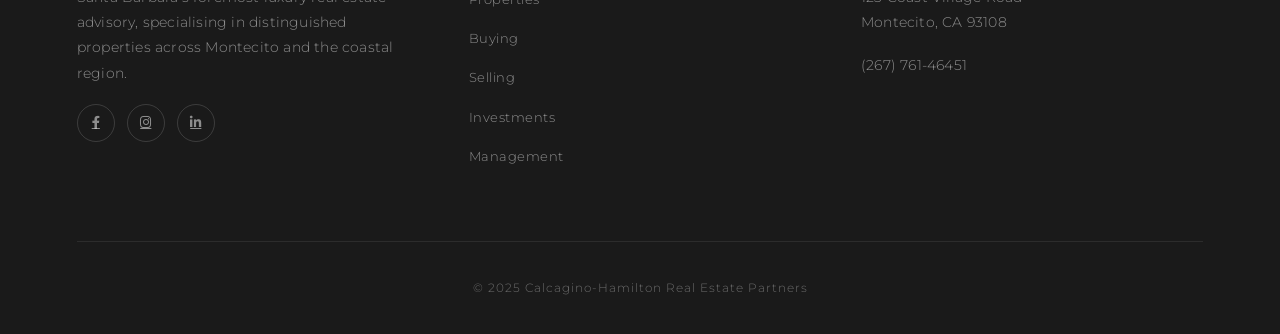
<file: property-management.html>
<!DOCTYPE html>
<html lang="en">
<head>
    <meta charset="UTF-8">
    <meta name="viewport" content="width=device-width, initial-scale=1.0">
    <title>Estate Management | Calcagino-Hamilton</title>
    <link rel="stylesheet" href="https://fonts.googleapis.com/css2?family=Playfair+Display:ital,wght@0,400;0,500;0,600;0,700;1,400;1,500&family=Montserrat:wght@300;400;500&display=swap">
    <link rel="stylesheet" href="https://cdnjs.cloudflare.com/ajax/libs/font-awesome/6.0.0-beta3/css/all.min.css">
    <link rel="stylesheet" href="styles.css">
</head>
<body>
    <header id="header">
        <div class="logo"><a href="index.html">Calcagino<span>-Hamilton</span></a></div>
        <nav>
            <ul id="nav-menu">
                <li><a href="luxury-properties.html">Properties</a></li>
                <li><a href="buying.html" class="active">Services</a></li>
                <li><a href="book-tour.html">Book a Tour</a></li>
                <li><a href="index.html#contact">Contact</a></li>
            </ul>
            <div class="mobile-menu-btn" id="mobile-menu-btn"><i class="fas fa-bars"></i></div>
        </nav>
    </header>

    <section class="service-hero hero-management">
        <div class="service-hero-content">
            <h1>Estate <span class="gold-text">Stewardship</span></h1>
            <p>Preserve and enhance your Santa Barbara property with white-glove management services designed for the most discerning owners.</p>
        </div>
    </section>

    <section class="service-process">
        <div class="section-title">
            <span class="section-subtitle">Our Care</span>
            <h2>Comprehensive <span class="gold-text">Services</span></h2>
        </div>
        <div class="process-steps">
            <div class="process-step">
                <div class="step-number gold-text">I</div>
                <h3>Luxury Lettings</h3>
                <p>Premium tenant vetting and lease management for properties commanding $10,000 and above monthly.</p>
            </div>
            <div class="process-step">
                <div class="step-number gold-text">II</div>
                <h3>Concierge Maintenance</h3>
                <p>Vetted artisans and contractors for everything from pool care to smart home system management.</p>
            </div>
            <div class="process-step">
                <div class="step-number gold-text">III</div>
                <h3>Seasonal Care</h3>
                <p>Storm preparedness, fire prevention protocols, and vacation home staging throughout the year.</p>
            </div>
            <div class="process-step">
                <div class="step-number gold-text">IV</div>
                <h3>Security</h3>
                <p>Round-the-clock monitoring and discreet patrols for unoccupied estates and seasonal residences.</p>
            </div>
            <div class="process-step">
                <div class="step-number gold-text">V</div>
                <h3>Lifestyle</h3>
                <p>Private chefs, event coordination, yacht provisioning, and bespoke hospitality arrangements.</p>
            </div>
        </div>
    </section>

    <section class="tiers">
        <div class="section-title">
            <span class="section-subtitle">Tailored Plans</span>
            <h2>Service <span class="gold-text">Tiers</span></h2>
        </div>
        <div class="tiers-grid">
            <div class="tier-card">
                <h3>Essentiel</h3>
                <div class="tier-price gold-text">$1,500<span>/month</span></div>
                <ul class="tier-features">
                    <li><i class="fas fa-check gold-text"></i> Monthly property inspections</li>
                    <li><i class="fas fa-check gold-text"></i> Utility management</li>
                    <li><i class="fas fa-check gold-text"></i> Emergency response</li>
                    <li><i class="fas fa-check gold-text"></i> Vendor coordination</li>
                </ul>
            </div>
            <div class="tier-card featured">
                <div class="featured-badge">Recommended</div>
                <h3>Privilege</h3>
                <div class="tier-price gold-text">$3,500<span>/month</span></div>
                <ul class="tier-features">
                    <li><i class="fas fa-check gold-text"></i> Bi-weekly inspections</li>
                    <li><i class="fas fa-check gold-text"></i> Luxury rental management</li>
                    <li><i class="fas fa-check gold-text"></i> Personal estate manager</li>
                    <li><i class="fas fa-check gold-text"></i> Priority vendor access</li>
                </ul>
            </div>
            <div class="tier-card">
                <h3>Exclusif</h3>
                <div class="tier-price gold-text">Bespoke</div>
                <ul class="tier-features">
                    <li><i class="fas fa-check gold-text"></i> 24/7 dedicated staff</li>
                    <li><i class="fas fa-check gold-text"></i> Full lifestyle management</li>
                    <li><i class="fas fa-check gold-text"></i> Absolute discretion</li>
                    <li><i class="fas fa-check gold-text"></i> Global coordination</li>
                </ul>
            </div>
        </div>
    </section>

    <section class="service-cta">
        <h2>Entrust Your Estate to Us</h2>
        <p>Our team includes former five-star hotel concierges and luxury estate professionals.</p>
        <a href="book-tour.html" class="btn btn-gold">Request a Proposal</a>
    </section>

    <footer>
        <div class="footer-content">
            <div class="footer-col">
                <h3>Calcagino-Hamilton</h3>
                <p>Santa Barbara's foremost luxury real estate advisory, specialising in distinguished properties across Montecito and the coastal region.</p>
                <div class="social-links">
                    <a href="#"><i class="fab fa-facebook-f"></i></a>
                    <a href="#"><i class="fab fa-instagram"></i></a>
                    <a href="#"><i class="fab fa-linkedin-in"></i></a>
                </div>
            </div>
            <div class="footer-col">
                <h3>Explore</h3>
                <ul class="footer-links">
                    <li><a href="luxury-properties.html">Properties</a></li>
                    <li><a href="buying.html">Buying</a></li>
                    <li><a href="selling.html">Selling</a></li>
                    <li><a href="investment.html">Investments</a></li>
                    <li><a href="property-management.html">Management</a></li>
                </ul>
            </div>
            <div class="footer-col">
                <h3>Contact</h3>
                <p>123 Coast Village Road<br>Montecito, CA 93108</p>
                <p>(267) 761-46451</p>
            </div>
        </div>
        <div class="footer-bottom"><p>&copy; 2025 Calcagino-Hamilton Real Estate Partners</p></div>
    </footer>

    <div class="back-to-top" id="back-to-top"><i class="fas fa-arrow-up"></i></div>
    <script src="scripts.js"></script>
</body>
</html>
</file>
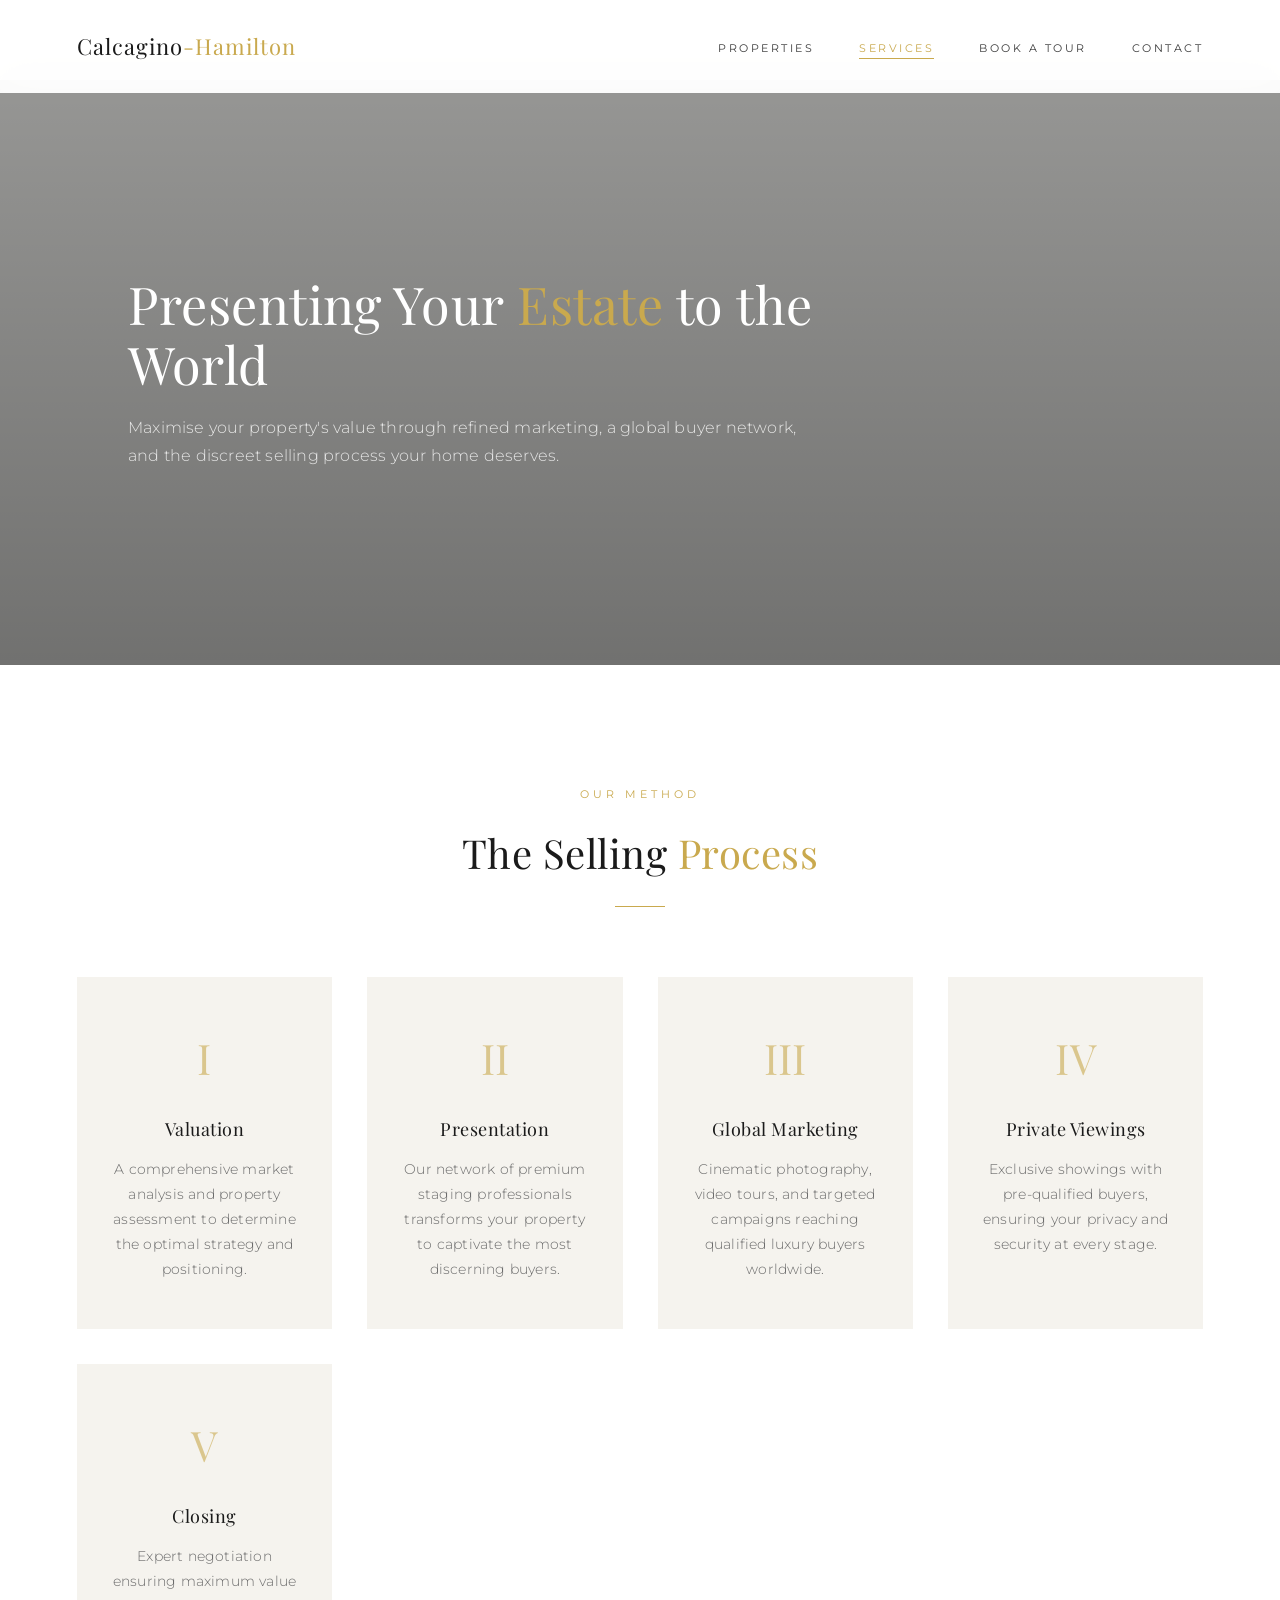
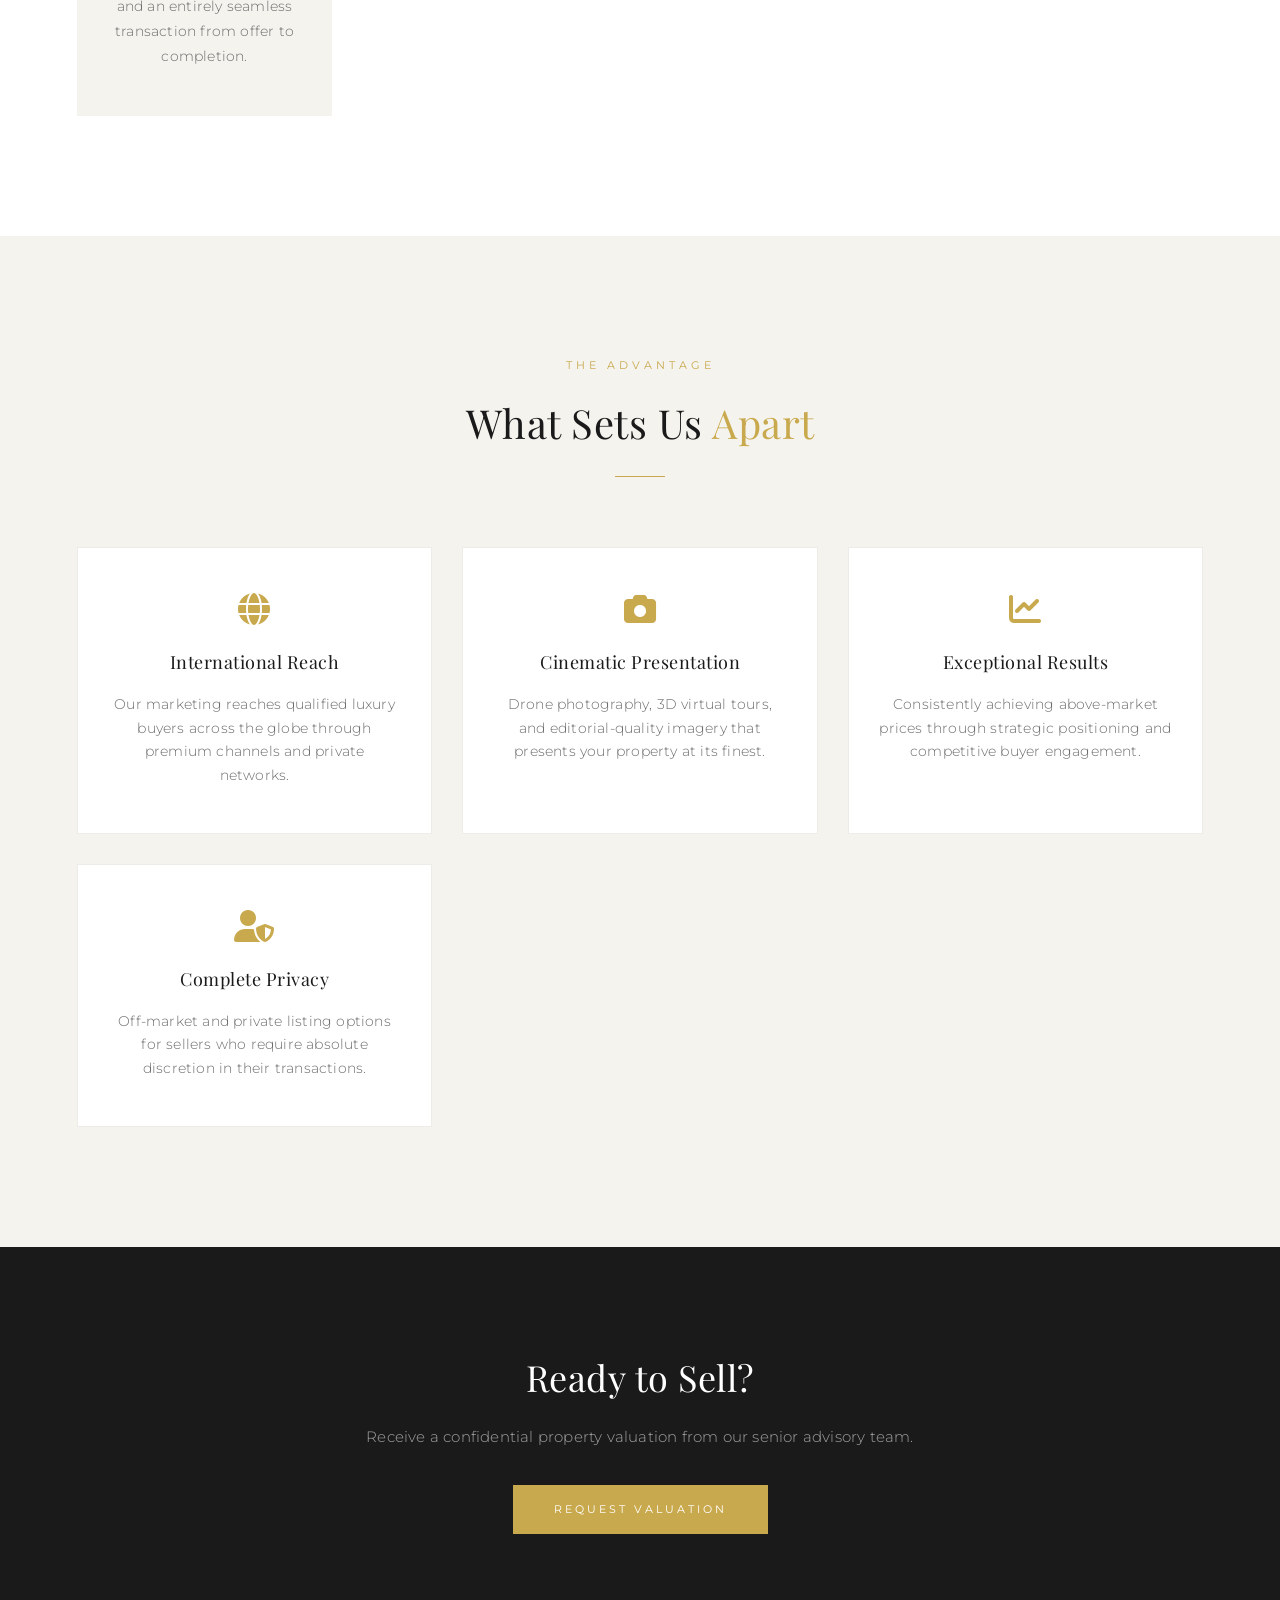
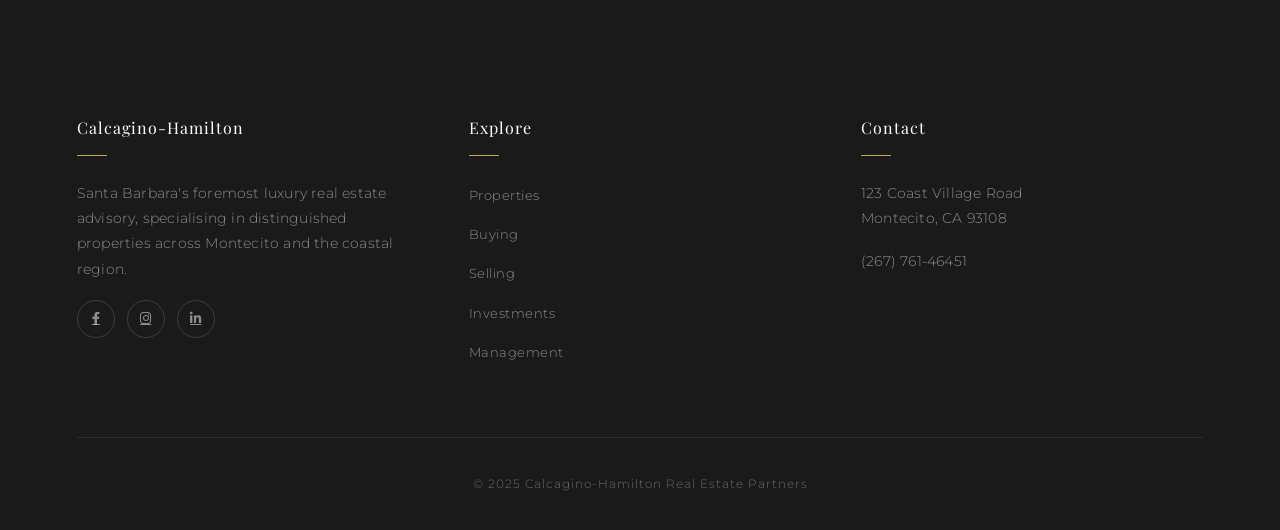
<file: selling.html>
<!DOCTYPE html>
<html lang="en">
<head>
    <meta charset="UTF-8">
    <meta name="viewport" content="width=device-width, initial-scale=1.0">
    <title>Selling Luxury Properties | Calcagino-Hamilton</title>
    <link rel="stylesheet" href="https://fonts.googleapis.com/css2?family=Playfair+Display:ital,wght@0,400;0,500;0,600;0,700;1,400;1,500&family=Montserrat:wght@300;400;500&display=swap">
    <link rel="stylesheet" href="https://cdnjs.cloudflare.com/ajax/libs/font-awesome/6.0.0-beta3/css/all.min.css">
    <link rel="stylesheet" href="styles.css">
</head>
<body>
    <header id="header">
        <div class="logo"><a href="index.html">Calcagino<span>-Hamilton</span></a></div>
        <nav>
            <ul id="nav-menu">
                <li><a href="luxury-properties.html">Properties</a></li>
                <li><a href="buying.html" class="active">Services</a></li>
                <li><a href="book-tour.html">Book a Tour</a></li>
                <li><a href="index.html#contact">Contact</a></li>
            </ul>
            <div class="mobile-menu-btn" id="mobile-menu-btn"><i class="fas fa-bars"></i></div>
        </nav>
    </header>

    <section class="service-hero hero-selling">
        <div class="service-hero-content">
            <h1>Presenting Your <span class="gold-text">Estate</span> to the World</h1>
            <p>Maximise your property's value through refined marketing, a global buyer network, and the discreet selling process your home deserves.</p>
        </div>
    </section>

    <section class="service-process">
        <div class="section-title">
            <span class="section-subtitle">Our Method</span>
            <h2>The Selling <span class="gold-text">Process</span></h2>
        </div>
        <div class="process-steps">
            <div class="process-step">
                <div class="step-number gold-text">I</div>
                <h3>Valuation</h3>
                <p>A comprehensive market analysis and property assessment to determine the optimal strategy and positioning.</p>
            </div>
            <div class="process-step">
                <div class="step-number gold-text">II</div>
                <h3>Presentation</h3>
                <p>Our network of premium staging professionals transforms your property to captivate the most discerning buyers.</p>
            </div>
            <div class="process-step">
                <div class="step-number gold-text">III</div>
                <h3>Global Marketing</h3>
                <p>Cinematic photography, video tours, and targeted campaigns reaching qualified luxury buyers worldwide.</p>
            </div>
            <div class="process-step">
                <div class="step-number gold-text">IV</div>
                <h3>Private Viewings</h3>
                <p>Exclusive showings with pre-qualified buyers, ensuring your privacy and security at every stage.</p>
            </div>
            <div class="process-step">
                <div class="step-number gold-text">V</div>
                <h3>Closing</h3>
                <p>Expert negotiation ensuring maximum value and an entirely seamless transaction from offer to completion.</p>
            </div>
        </div>
    </section>

    <section class="service-benefits">
        <div class="section-title">
            <span class="section-subtitle">The Advantage</span>
            <h2>What Sets Us <span class="gold-text">Apart</span></h2>
        </div>
        <div class="benefits-grid">
            <div class="benefit-card">
                <i class="fas fa-globe gold-text"></i>
                <h3>International Reach</h3>
                <p>Our marketing reaches qualified luxury buyers across the globe through premium channels and private networks.</p>
            </div>
            <div class="benefit-card">
                <i class="fas fa-camera gold-text"></i>
                <h3>Cinematic Presentation</h3>
                <p>Drone photography, 3D virtual tours, and editorial-quality imagery that presents your property at its finest.</p>
            </div>
            <div class="benefit-card">
                <i class="fas fa-chart-line gold-text"></i>
                <h3>Exceptional Results</h3>
                <p>Consistently achieving above-market prices through strategic positioning and competitive buyer engagement.</p>
            </div>
            <div class="benefit-card">
                <i class="fas fa-user-shield gold-text"></i>
                <h3>Complete Privacy</h3>
                <p>Off-market and private listing options for sellers who require absolute discretion in their transactions.</p>
            </div>
        </div>
    </section>

    <section class="service-cta">
        <h2>Ready to Sell?</h2>
        <p>Receive a confidential property valuation from our senior advisory team.</p>
        <a href="book-tour.html" class="btn btn-gold">Request Valuation</a>
    </section>

    <footer>
        <div class="footer-content">
            <div class="footer-col">
                <h3>Calcagino-Hamilton</h3>
                <p>Santa Barbara's foremost luxury real estate advisory, specialising in distinguished properties across Montecito and the coastal region.</p>
                <div class="social-links">
                    <a href="#"><i class="fab fa-facebook-f"></i></a>
                    <a href="#"><i class="fab fa-instagram"></i></a>
                    <a href="#"><i class="fab fa-linkedin-in"></i></a>
                </div>
            </div>
            <div class="footer-col">
                <h3>Explore</h3>
                <ul class="footer-links">
                    <li><a href="luxury-properties.html">Properties</a></li>
                    <li><a href="buying.html">Buying</a></li>
                    <li><a href="selling.html">Selling</a></li>
                    <li><a href="investment.html">Investments</a></li>
                    <li><a href="property-management.html">Management</a></li>
                </ul>
            </div>
            <div class="footer-col">
                <h3>Contact</h3>
                <p>123 Coast Village Road<br>Montecito, CA 93108</p>
                <p>(267) 761-46451</p>
            </div>
        </div>
        <div class="footer-bottom"><p>&copy; 2025 Calcagino-Hamilton Real Estate Partners</p></div>
    </footer>

    <div class="back-to-top" id="back-to-top"><i class="fas fa-arrow-up"></i></div>
    <script src="scripts.js"></script>
</body>
</html>
</file>
<file: styles.css>
/* ===================================
   Calcagino-Hamilton - Premium Stylesheet
   =================================== */

:root {
    --gold: #C9A94E;
    --dark-gold: #A8872D;
    --light-gold: #E8D5A3;
    --white: #FFFFFF;
    --off-white: #FAFAF7;
    --cream: #F5F3EE;
    --light-gray: #EDECE8;
    --dark: #1A1A1A;
    --charcoal: #2C2C2C;
    --text: #3D3D3D;
    --text-light: #6B6B6B;
    --transition: all 0.4s cubic-bezier(0.25, 0.46, 0.45, 0.94);
}

* {
    margin: 0;
    padding: 0;
    box-sizing: border-box;
}

img {
    max-width: 100%;
    height: auto;
}

html {
    scroll-behavior: smooth;
}

body {
    font-family: 'Montserrat', sans-serif;
    color: var(--text);
    background-color: var(--off-white);
    overflow-x: hidden;
    font-weight: 300;
    letter-spacing: 0.2px;
    line-height: 1.7;
}

h1, h2, h3, h4, h5, h6 {
    font-family: 'Playfair Display', serif;
    font-weight: 400;
    color: var(--dark);
    letter-spacing: 0.5px;
}

p {
    font-weight: 300;
    line-height: 1.8;
}

.gold-text {
    color: var(--gold);
}

/* ===================================
   Buttons - Refined & Minimal
   =================================== */

.btn {
    padding: 14px 40px;
    border: 1px solid var(--gold);
    background: transparent;
    color: var(--gold);
    font-family: 'Montserrat', sans-serif;
    font-weight: 400;
    font-size: 11px;
    letter-spacing: 3px;
    text-transform: uppercase;
    cursor: pointer;
    transition: var(--transition);
    text-decoration: none;
    display: inline-block;
}

.btn:hover {
    background: var(--gold);
    color: var(--white);
}

.btn-gold {
    background: var(--gold);
    color: var(--white);
}

.btn-gold:hover {
    background: var(--dark-gold);
    border-color: var(--dark-gold);
}

/* ===================================
   Header - Clean & Minimal
   =================================== */

header {
    position: fixed;
    top: 0;
    left: 0;
    width: 100%;
    padding: 28px 6%;
    display: flex;
    justify-content: space-between;
    align-items: center;
    background: rgba(255, 255, 255, 0.95);
    backdrop-filter: blur(20px);
    -webkit-backdrop-filter: blur(20px);
    z-index: 1000;
    transition: var(--transition);
}

header.scrolled {
    padding: 18px 6%;
    box-shadow: 0 1px 30px rgba(0, 0, 0, 0.04);
}

.logo {
    font-family: 'Playfair Display', serif;
    font-size: 22px;
    font-weight: 400;
    color: var(--dark);
    letter-spacing: 1px;
    text-decoration: none;
}

.logo a {
    text-decoration: none;
    color: inherit;
}

.logo span {
    color: var(--gold);
}

nav {
    display: flex;
    align-items: center;
}

nav ul {
    display: flex;
    list-style: none;
    align-items: center;
}

nav ul li {
    margin-left: 45px;
}

nav ul li a {
    text-decoration: none;
    color: var(--text);
    font-weight: 400;
    font-size: 11px;
    letter-spacing: 2.5px;
    text-transform: uppercase;
    transition: var(--transition);
    position: relative;
    padding-bottom: 4px;
}

nav ul li a:after {
    content: '';
    position: absolute;
    bottom: 0;
    left: 0;
    width: 0;
    height: 1px;
    background: var(--gold);
    transition: var(--transition);
}

nav ul li a:hover,
nav ul li a.active {
    color: var(--gold);
}

nav ul li a:hover:after,
nav ul li a.active:after {
    width: 100%;
}

.mobile-menu-btn {
    display: none;
    font-size: 20px;
    cursor: pointer;
    color: var(--dark);
    -webkit-tap-highlight-color: transparent;
}

/* ===================================
   Hero Section - Dramatic & Bold
   =================================== */

.hero {
    height: 100vh;
    background: linear-gradient(rgba(0, 0, 0, 0.35), rgba(0, 0, 0, 0.5)), url('https://images.unsplash.com/photo-1512917774080-9991f1c4c750?ixlib=rb-1.2.1&auto=format&fit=crop&w=1950&q=80') no-repeat center center/cover;
    display: flex;
    align-items: center;
    padding: 0 10%;
    color: var(--white);
    position: relative;
}

.hero-content {
    max-width: 650px;
    z-index: 2;
}

.hero-subtitle {
    font-family: 'Montserrat', sans-serif;
    font-size: 11px;
    letter-spacing: 5px;
    text-transform: uppercase;
    color: var(--light-gold);
    margin-bottom: 25px;
    font-weight: 400;
}

.hero h1 {
    font-size: 62px;
    margin-bottom: 25px;
    color: var(--white);
    line-height: 1.1;
    font-weight: 400;
    letter-spacing: -0.5px;
}

.hero h1 span {
    font-style: italic;
    color: var(--light-gold);
}

.hero p {
    font-size: 16px;
    margin-bottom: 40px;
    line-height: 1.8;
    color: rgba(255,255,255,0.85);
    font-weight: 300;
    max-width: 500px;
}

.hero-btns {
    display: flex;
    gap: 20px;
}

.hero-btns .btn {
    color: var(--white);
    border-color: rgba(255,255,255,0.4);
    font-size: 10px;
    letter-spacing: 3px;
}

.hero-btns .btn:hover {
    background: var(--white);
    color: var(--dark);
    border-color: var(--white);
}

.hero-btns .btn-gold {
    background: var(--gold);
    border-color: var(--gold);
    color: var(--white);
}

.hero-btns .btn-gold:hover {
    background: var(--dark-gold);
    border-color: var(--dark-gold);
}

/* ===================================
   Section Titles - Elegant
   =================================== */

.section-title {
    text-align: center;
    margin-bottom: 70px;
}

.section-subtitle {
    font-family: 'Montserrat', sans-serif;
    font-size: 11px;
    letter-spacing: 4px;
    text-transform: uppercase;
    color: var(--gold);
    margin-bottom: 15px;
    display: block;
    font-weight: 400;
}

.section-title h2 {
    font-size: 40px;
    position: relative;
    display: inline-block;
    padding-bottom: 20px;
    font-weight: 400;
}

.section-title h2:after {
    content: '';
    position: absolute;
    bottom: 0;
    left: 50%;
    transform: translateX(-50%);
    width: 50px;
    height: 1px;
    background: var(--gold);
}

/* ===================================
   Featured Properties
   =================================== */

.featured {
    padding: 120px 6%;
    background: var(--white);
}

.properties-grid {
    display: grid;
    grid-template-columns: repeat(auto-fill, minmax(360px, 1fr));
    gap: 35px;
}

.property-card {
    background: var(--white);
    overflow: hidden;
    box-shadow: 0 2px 20px rgba(0, 0, 0, 0.04);
    transition: var(--transition);
    position: relative;
    cursor: pointer;
    border: 1px solid var(--light-gray);
}

.property-card:hover {
    transform: translateY(-8px);
    box-shadow: 0 20px 50px rgba(0, 0, 0, 0.08);
}

.property-img {
    height: 260px;
    overflow: hidden;
    position: relative;
}

.property-img img {
    width: 100%;
    height: 100%;
    object-fit: cover;
    transition: transform 0.8s cubic-bezier(0.25, 0.46, 0.45, 0.94);
}

.property-card:hover .property-img img {
    transform: scale(1.06);
}

.property-price {
    position: absolute;
    bottom: 15px;
    left: 15px;
    background: rgba(26, 26, 26, 0.85);
    color: var(--white);
    padding: 8px 18px;
    font-weight: 400;
    font-size: 14px;
    letter-spacing: 1px;
    backdrop-filter: blur(10px);
}

.property-info {
    padding: 28px;
}

.property-info h3 {
    font-size: 20px;
    margin-bottom: 8px;
    font-weight: 400;
}

.property-info p {
    color: var(--text-light);
    margin-bottom: 15px;
    font-size: 13px;
    letter-spacing: 0.5px;
}

.property-features {
    display: flex;
    justify-content: space-between;
    margin-top: 20px;
    padding-top: 20px;
    border-top: 1px solid var(--light-gray);
}

.feature {
    text-align: center;
}

.feature i {
    color: var(--gold);
    font-size: 16px;
    margin-bottom: 6px;
}

.feature span {
    display: block;
    font-size: 12px;
    color: var(--text-light);
    letter-spacing: 0.5px;
}

/* ===================================
   About Section
   =================================== */

.about {
    padding: 120px 6%;
    background: var(--cream);
    display: flex;
    align-items: center;
    gap: 80px;
}

.about-img {
    flex: 1;
    position: relative;
    height: 550px;
}

.about-img img {
    width: 100%;
    height: 100%;
    object-fit: cover;
}

.about-img:before {
    content: '';
    position: absolute;
    top: -15px;
    left: -15px;
    width: 100%;
    height: 100%;
    border: 1px solid var(--gold);
    z-index: -1;
}

.about-content {
    flex: 1;
}

.about-content h2 {
    font-size: 40px;
    margin-bottom: 25px;
    font-weight: 400;
}

.about-content p {
    margin-bottom: 20px;
    line-height: 1.9;
    color: var(--text-light);
    font-size: 15px;
}

.stats {
    display: flex;
    margin-top: 50px;
    gap: 50px;
}

.stat-item {
    text-align: center;
}

.stat-item h3 {
    font-size: 44px;
    color: var(--gold);
    margin-bottom: 5px;
    font-weight: 400;
}

.stat-item p {
    font-size: 11px;
    color: var(--text-light);
    text-transform: uppercase;
    letter-spacing: 2px;
}

/* ===================================
   Testimonials
   =================================== */

.testimonials {
    padding: 120px 6%;
    background: var(--white);
    text-align: center;
}

.testimonial-slider {
    max-width: 750px;
    margin: 0 auto;
    position: relative;
}

.testimonial {
    padding: 50px 40px;
    background: var(--cream);
    margin: 20px;
    display: none;
    border: 1px solid var(--light-gray);
}

.testimonial.active {
    display: block;
    animation: fadeIn 0.6s ease;
}

@keyframes fadeIn {
    from { opacity: 0; transform: translateY(10px); }
    to { opacity: 1; transform: translateY(0); }
}

.testimonial-text {
    font-family: 'Playfair Display', serif;
    font-size: 18px;
    font-style: italic;
    color: var(--text);
    margin-bottom: 35px;
    line-height: 1.9;
    position: relative;
    font-weight: 400;
}

.testimonial-text:before {
    content: '\201C';
    font-size: 80px;
    color: var(--gold);
    opacity: 0.2;
    position: absolute;
    top: -40px;
    left: -5px;
    font-family: 'Playfair Display', serif;
}

.testimonial-author {
    display: flex;
    align-items: center;
    justify-content: center;
}

.author-img {
    width: 55px;
    height: 55px;
    border-radius: 50%;
    overflow: hidden;
    margin-right: 18px;
    border: 2px solid var(--light-gold);
}

.author-img img {
    width: 100%;
    height: 100%;
    object-fit: cover;
}

.author-info {
    text-align: left;
}

.author-info h4 {
    font-size: 16px;
    margin-bottom: 3px;
    font-weight: 400;
}

.author-info p {
    color: var(--gold);
    font-size: 11px;
    letter-spacing: 2px;
    text-transform: uppercase;
}

.slider-controls {
    margin-top: 40px;
}

.slider-dots {
    display: flex;
    justify-content: center;
    gap: 12px;
}

.dot {
    width: 8px;
    height: 8px;
    border-radius: 50%;
    background: var(--light-gray);
    cursor: pointer;
    transition: var(--transition);
    border: 1px solid transparent;
}

.dot.active {
    background: var(--gold);
}

/* ===================================
   Contact Section
   =================================== */

.contact {
    padding: 120px 6%;
    background: var(--cream);
    display: flex;
    gap: 80px;
}

.contact-info {
    flex: 1;
}

.contact-info h2 {
    font-size: 40px;
    margin-bottom: 20px;
    font-weight: 400;
}

.contact-info > p {
    margin-bottom: 40px;
    color: var(--text-light);
    font-size: 15px;
}

.contact-details {
    margin-bottom: 40px;
}

.contact-item {
    display: flex;
    align-items: center;
    margin-bottom: 25px;
}

.contact-item i {
    width: 45px;
    height: 45px;
    border: 1px solid var(--gold);
    color: var(--gold);
    border-radius: 50%;
    display: flex;
    align-items: center;
    justify-content: center;
    font-size: 15px;
    margin-right: 18px;
    flex-shrink: 0;
}

.contact-item h4 {
    font-size: 14px;
    margin-bottom: 3px;
    font-weight: 400;
}

.contact-item p {
    margin: 0;
    color: var(--text-light);
    font-size: 14px;
}

.contact-form {
    flex: 1;
    background: var(--white);
    padding: 45px;
    box-shadow: 0 2px 30px rgba(0,0,0,0.04);
    border: 1px solid var(--light-gray);
}

.form-group {
    margin-bottom: 22px;
}

.form-group label {
    display: block;
    margin-bottom: 8px;
    font-weight: 400;
    font-size: 11px;
    letter-spacing: 2px;
    text-transform: uppercase;
    color: var(--text-light);
}

.form-control {
    width: 100%;
    padding: 14px 18px;
    border: 1px solid var(--light-gray);
    background: var(--off-white);
    font-family: 'Montserrat', sans-serif;
    font-size: 14px;
    font-weight: 300;
    color: var(--text);
    transition: var(--transition);
}

.form-control:focus {
    outline: none;
    border-color: var(--gold);
    background: var(--white);
}

textarea.form-control {
    min-height: 140px;
    resize: vertical;
}

select.form-control {
    appearance: none;
    -webkit-appearance: none;
    background-image: url("data:image/svg+xml,%3Csvg xmlns='http://www.w3.org/2000/svg' width='12' height='12' viewBox='0 0 12 12'%3E%3Cpath fill='%236B6B6B' d='M6 8L1 3h10z'/%3E%3C/svg%3E");
    background-repeat: no-repeat;
    background-position: right 15px center;
    padding-right: 40px;
}

/* ===================================
   Footer - Refined
   =================================== */

footer {
    background: var(--dark);
    color: var(--white);
    padding: 80px 6% 35px;
}

.footer-content {
    display: grid;
    grid-template-columns: repeat(auto-fit, minmax(250px, 1fr));
    gap: 50px;
    margin-bottom: 60px;
}

.footer-col h3 {
    font-size: 16px;
    margin-bottom: 25px;
    position: relative;
    padding-bottom: 15px;
    color: var(--white);
    font-weight: 400;
    letter-spacing: 1px;
}

.footer-col h3:after {
    content: '';
    position: absolute;
    bottom: 0;
    left: 0;
    width: 30px;
    height: 1px;
    background: var(--gold);
}

.footer-col p {
    margin-bottom: 18px;
    line-height: 1.8;
    color: rgba(255,255,255,0.5);
    font-size: 14px;
    font-weight: 300;
}

.footer-links li {
    margin-bottom: 12px;
    list-style: none;
}

.footer-links a {
    color: rgba(255,255,255,0.5);
    text-decoration: none;
    transition: var(--transition);
    font-size: 13px;
    letter-spacing: 0.5px;
    font-weight: 300;
}

.footer-links a:hover {
    color: var(--gold);
}

.social-links {
    display: flex;
    gap: 12px;
}

.social-links a {
    width: 38px;
    height: 38px;
    border: 1px solid rgba(255, 255, 255, 0.15);
    color: rgba(255,255,255,0.5);
    border-radius: 50%;
    display: flex;
    align-items: center;
    justify-content: center;
    transition: var(--transition);
    font-size: 13px;
}

.social-links a:hover {
    border-color: var(--gold);
    color: var(--gold);
}

.footer-bottom {
    text-align: center;
    padding-top: 35px;
    border-top: 1px solid rgba(255, 255, 255, 0.08);
    color: rgba(255,255,255,0.35);
    font-size: 12px;
    letter-spacing: 1px;
}

/* ===================================
   Back to Top Button
   =================================== */

.back-to-top {
    position: fixed;
    bottom: 35px;
    right: 35px;
    width: 45px;
    height: 45px;
    background: var(--dark);
    color: var(--gold);
    border: 1px solid var(--gold);
    display: flex;
    align-items: center;
    justify-content: center;
    font-size: 16px;
    cursor: pointer;
    opacity: 0;
    visibility: hidden;
    transition: var(--transition);
    z-index: 999;
}

.back-to-top.active {
    opacity: 1;
    visibility: visible;
}

.back-to-top:hover {
    background: var(--gold);
    color: var(--white);
}

/* ===================================
   Property Modal
   =================================== */

.modal {
    position: fixed;
    top: 0;
    left: 0;
    width: 100%;
    height: 100%;
    background: rgba(0, 0, 0, 0.85);
    display: flex;
    align-items: center;
    justify-content: center;
    opacity: 0;
    visibility: hidden;
    transition: var(--transition);
    z-index: 2000;
}

.modal.active {
    opacity: 1;
    visibility: visible;
}

.modal-content {
    background: var(--white);
    width: 80%;
    max-width: 950px;
    overflow: hidden;
    position: relative;
    transform: scale(0.9);
    transition: var(--transition);
}

.modal.active .modal-content {
    transform: scale(1);
}

.modal-close {
    position: absolute;
    top: 20px;
    right: 20px;
    width: 35px;
    height: 35px;
    background: var(--dark);
    color: var(--white);
    display: flex;
    align-items: center;
    justify-content: center;
    cursor: pointer;
    z-index: 1;
    font-size: 12px;
    transition: var(--transition);
}

.modal-close:hover {
    background: var(--gold);
}

.modal-body {
    padding: 45px;
    max-height: 85vh;
    overflow-y: auto;
}

.modal-property {
    display: grid;
    grid-template-columns: 1fr 1fr;
    gap: 45px;
}

.modal-property-images {
    position: relative;
}

.modal-main-image {
    height: 400px;
    overflow: hidden;
    margin-bottom: 12px;
}

.modal-main-image img {
    width: 100%;
    height: 100%;
    object-fit: cover;
}

.modal-thumbnails {
    display: grid;
    grid-template-columns: repeat(4, 1fr);
    gap: 8px;
}

.modal-thumbnail {
    height: 75px;
    cursor: pointer;
    overflow: hidden;
    opacity: 0.5;
    transition: var(--transition);
}

.modal-thumbnail:hover, .modal-thumbnail.active {
    opacity: 1;
}

.modal-thumbnail img {
    width: 100%;
    height: 100%;
    object-fit: cover;
}

.modal-property-info h2 {
    font-size: 30px;
    margin-bottom: 12px;
    font-weight: 400;
}

.modal-property-price {
    font-size: 22px;
    color: var(--gold);
    font-weight: 400;
    margin-bottom: 15px;
    font-family: 'Playfair Display', serif;
}

.modal-property-address {
    color: var(--text-light);
    margin-bottom: 20px;
    font-size: 14px;
    letter-spacing: 0.5px;
}

.modal-property-description {
    margin-bottom: 30px;
    line-height: 1.8;
    color: var(--text-light);
    font-size: 14px;
}

.modal-property-features {
    display: grid;
    grid-template-columns: repeat(2, 1fr);
    gap: 12px;
    margin-bottom: 30px;
}

.modal-feature {
    display: flex;
    align-items: center;
    font-size: 13px;
}

.modal-feature i {
    color: var(--gold);
    font-size: 12px;
    margin-right: 10px;
}

/* ===================================
   Service Pages - Hero
   =================================== */

.service-hero {
    height: 65vh;
    background-image: linear-gradient(rgba(0,0,0,0.4), rgba(0,0,0,0.55)), url('https://images.unsplash.com/photo-1512917774080-9991f1c4c750?ixlib=rb-1.2.1&auto=format&fit=crop&w=1350&q=80');
    background-repeat: no-repeat;
    background-position: center center;
    background-size: cover;
    display: flex;
    align-items: center;
    padding: 0 10%;
    color: var(--white);
    margin-top: 80px;
}

/* Page-specific hero backgrounds */
.hero-properties {
    background-image: linear-gradient(rgba(0,0,0,0.35), rgba(0,0,0,0.55)), url('https://images.unsplash.com/photo-1582268611958-ebfd161ef9cf?ixlib=rb-1.2.1&auto=format&fit=crop&w=1350&q=80');
}

.hero-selling {
    background-image: linear-gradient(rgba(0,0,0,0.4), rgba(0,0,0,0.55)), url('https://images.unsplash.com/photo-1560520031-3a4dc4e9de0c?ixlib=rb-1.2.1&auto=format&fit=crop&w=1350&q=80');
}

.hero-investment {
    background-image: linear-gradient(rgba(0,0,0,0.4), rgba(0,0,0,0.55)), url('https://images.unsplash.com/photo-1605276374104-dee2a0ed3cd6?ixlib=rb-1.2.1&auto=format&fit=crop&w=1350&q=80');
}

.hero-management {
    background-image: linear-gradient(rgba(0,0,0,0.4), rgba(0,0,0,0.55)), url('https://images.unsplash.com/photo-1556911220-bff31c812dba?ixlib=rb-1.2.1&auto=format&fit=crop&w=1350&q=80');
}

.service-hero-content {
    max-width: 700px;
}

.service-hero h1 {
    font-size: 52px;
    margin-bottom: 20px;
    line-height: 1.15;
    color: var(--white);
    font-weight: 400;
}

.service-hero p {
    font-size: 16px;
    line-height: 1.8;
    color: rgba(255,255,255,0.8);
    font-weight: 300;
}

/* ===================================
   Service Pages - Process Steps
   =================================== */

.service-process {
    padding: 120px 6%;
    background: var(--white);
}

.process-steps {
    display: grid;
    grid-template-columns: repeat(auto-fit, minmax(250px, 1fr));
    gap: 35px;
    margin-top: 50px;
}

.process-step {
    text-align: center;
    padding: 45px 30px;
    background: var(--cream);
    transition: var(--transition);
    border: 1px solid transparent;
}

.process-step:hover {
    border-color: var(--gold);
    transform: translateY(-5px);
}

.step-number {
    font-size: 42px;
    font-weight: 400;
    margin-bottom: 20px;
    font-family: 'Playfair Display', serif;
    opacity: 0.6;
}

.process-step h3 {
    font-size: 18px;
    margin-bottom: 12px;
    font-weight: 400;
}

.process-step p {
    font-size: 14px;
    color: var(--text-light);
}

/* ===================================
   Service Pages - Benefits
   =================================== */

.service-benefits {
    padding: 120px 6%;
    background: var(--cream);
}

.benefits-grid {
    display: grid;
    grid-template-columns: repeat(auto-fit, minmax(260px, 1fr));
    gap: 30px;
    margin-top: 50px;
}

.benefit-card {
    text-align: center;
    padding: 45px 30px;
    background: var(--white);
    transition: var(--transition);
    border: 1px solid var(--light-gray);
}

.benefit-card i {
    font-size: 32px;
    margin-bottom: 22px;
    color: var(--gold);
}

.benefit-card h3 {
    margin-bottom: 15px;
    font-size: 18px;
    font-weight: 400;
}

.benefit-card p {
    color: var(--text-light);
    line-height: 1.7;
    font-size: 14px;
}

.benefit-card:hover {
    border-color: var(--gold);
    transform: translateY(-5px);
}

/* ===================================
   Service Pages - CTA
   =================================== */

.service-cta {
    padding: 100px 6%;
    text-align: center;
    background: var(--dark);
    color: var(--white);
}

.service-cta h2 {
    color: var(--white);
    margin-bottom: 15px;
    font-size: 36px;
    font-weight: 400;
}

.service-cta p {
    font-size: 15px;
    margin-bottom: 35px;
    color: rgba(255,255,255,0.6);
    font-weight: 300;
}

.service-cta .btn-gold {
    background: var(--gold);
    color: var(--white);
    border-color: var(--gold);
}

.service-cta .btn-gold:hover {
    background: transparent;
    color: var(--gold);
}

/* ===================================
   Investment & Management - Metrics
   =================================== */

.metrics {
    padding: 100px 6%;
    background: var(--cream);
    text-align: center;
}

/* ===================================
   Management - Tiers
   =================================== */

.tiers {
    padding: 120px 6%;
    background: var(--cream);
}

.tiers-grid {
    display: grid;
    grid-template-columns: repeat(auto-fit, minmax(300px, 1fr));
    gap: 30px;
    margin-top: 50px;
}

.tier-card {
    background: var(--white);
    padding: 45px;
    position: relative;
    border: 1px solid var(--light-gray);
    transition: var(--transition);
}

.tier-card:hover {
    border-color: var(--gold);
    transform: translateY(-5px);
}

.tier-card.featured {
    border: 1px solid var(--gold);
}

.featured-badge {
    position: absolute;
    top: -12px;
    right: 25px;
    background: var(--gold);
    color: var(--white);
    padding: 4px 18px;
    font-size: 10px;
    font-weight: 400;
    letter-spacing: 2px;
    text-transform: uppercase;
}

.tier-card h3 {
    font-size: 22px;
    font-weight: 400;
}

.tier-price {
    font-size: 34px;
    margin: 20px 0;
    font-family: 'Playfair Display', serif;
    font-weight: 400;
}

.tier-price span {
    font-size: 14px;
    color: var(--text-light);
}

.tier-features {
    list-style: none;
}

.tier-features li {
    margin-bottom: 14px;
    display: flex;
    align-items: center;
    font-size: 14px;
    color: var(--text-light);
}

.tier-features i {
    margin-right: 12px;
    font-size: 12px;
}

/* ===================================
   Preloader
   =================================== */

.preloader {
    position: fixed;
    top: 0;
    left: 0;
    width: 100%;
    height: 100%;
    background: var(--dark);
    display: flex;
    flex-direction: column;
    align-items: center;
    justify-content: center;
    z-index: 9999;
    transition: opacity 0.6s ease;
}

.preloader.fade-out {
    opacity: 0;
}

.loading-text {
    font-family: 'Playfair Display', serif;
    font-size: 22px;
    color: var(--gold);
    margin-top: 20px;
    font-weight: 400;
    letter-spacing: 2px;
}

.loading-dots {
    display: flex;
    gap: 10px;
    margin-top: 20px;
}

.loading-dot {
    width: 6px;
    height: 6px;
    border-radius: 50%;
    background: var(--gold);
    animation: dotPulse 1.4s infinite ease-in-out both;
}

.loading-dot:nth-child(1) { animation-delay: -0.32s; }
.loading-dot:nth-child(2) { animation-delay: -0.16s; }

@keyframes dotPulse {
    0%, 80%, 100% { transform: scale(0); opacity: 0.3; }
    40% { transform: scale(1); opacity: 1; }
}

/* ===================================
   Book Tour Page
   =================================== */

.booking-hero {
    height: 55vh;
    background: linear-gradient(rgba(0,0,0,0.45), rgba(0,0,0,0.6)), url('https://images.unsplash.com/photo-1600596542815-ffad4c1539a9?ixlib=rb-1.2.1&auto=format&fit=crop&w=1350&q=80') no-repeat center center/cover;
    display: flex;
    align-items: center;
    justify-content: center;
    text-align: center;
    padding: 0 10%;
    color: var(--white);
    margin-top: 80px;
}

.booking-hero h1 {
    font-size: 52px;
    margin-bottom: 15px;
    color: var(--white);
    line-height: 1.15;
    font-weight: 400;
}

.booking-hero p {
    font-size: 16px;
    line-height: 1.8;
    max-width: 550px;
    margin: 0 auto;
    color: rgba(255,255,255,0.8);
    font-weight: 300;
}

.booking-section {
    padding: 100px 6%;
    background: var(--white);
}

.booking-container {
    max-width: 1000px;
    margin: 0 auto;
    display: grid;
    grid-template-columns: 1.2fr 1fr;
    gap: 70px;
}

.booking-form-wrapper {
    background: var(--cream);
    padding: 45px;
    border: 1px solid var(--light-gray);
}

.booking-form-wrapper h2 {
    font-size: 28px;
    margin-bottom: 30px;
    font-weight: 400;
}

.form-row {
    display: grid;
    grid-template-columns: 1fr 1fr;
    gap: 15px;
}

.booking-info {
    padding: 20px 0;
}

.booking-info h2 {
    font-size: 28px;
    margin-bottom: 30px;
    font-weight: 400;
}

.booking-info-card {
    background: var(--cream);
    padding: 25px;
    margin-bottom: 18px;
    border-left: 2px solid var(--gold);
}

.booking-info-card h4 {
    margin-bottom: 8px;
    font-size: 15px;
    font-weight: 400;
}

.booking-info-card p {
    color: var(--text-light);
    line-height: 1.7;
    font-size: 13px;
}

.booking-info-card i {
    color: var(--gold);
    margin-right: 8px;
}

.confirmation-message {
    display: none;
    text-align: center;
    padding: 50px;
    background: var(--cream);
    border: 1px solid var(--light-gray);
}

.confirmation-message.show {
    display: block;
    animation: fadeIn 0.5s ease;
}

.confirmation-message i {
    font-size: 50px;
    color: var(--gold);
    margin-bottom: 20px;
}

.confirmation-message h3 {
    font-size: 24px;
    margin-bottom: 15px;
    font-weight: 400;
}

.confirmation-message p {
    color: var(--text-light);
    line-height: 1.7;
    margin-bottom: 8px;
}

.bookings-list {
    padding: 100px 6%;
    background: var(--cream);
}

.bookings-container {
    max-width: 900px;
    margin: 0 auto;
    display: grid;
    gap: 18px;
}

.booking-card {
    background: var(--white);
    padding: 25px 30px;
    border: 1px solid var(--light-gray);
    display: flex;
    justify-content: space-between;
    align-items: center;
    transition: var(--transition);
}

.booking-card:hover {
    border-color: var(--gold);
}

.booking-card-info h4 {
    font-size: 16px;
    margin-bottom: 5px;
    font-weight: 400;
}

.booking-card-info p {
    color: var(--text-light);
    font-size: 13px;
    margin-bottom: 2px;
}

.booking-card-date {
    text-align: right;
}

.booking-card-date .date {
    font-family: 'Playfair Display', serif;
    font-size: 16px;
    color: var(--gold);
    font-weight: 400;
}

.booking-card-date .time {
    font-size: 13px;
    color: var(--text-light);
}

.no-bookings {
    text-align: center;
    padding: 50px;
    color: var(--text-light);
    font-size: 14px;
    font-style: italic;
}

.booking-card-actions {
    margin-left: 20px;
}

.btn-cancel {
    background: none;
    border: 1px solid var(--text-light);
    color: var(--text-light);
    padding: 6px 18px;
    cursor: pointer;
    font-family: 'Montserrat', sans-serif;
    font-size: 10px;
    text-transform: uppercase;
    letter-spacing: 1.5px;
    transition: var(--transition);
}

.btn-cancel:hover {
    border-color: #b44;
    color: #b44;
}

/* ===================================
   Utility & Modifier Classes
   =================================== */

.btn-full {
    width: 100%;
    text-align: center;
}

.preloader-subtitle {
    font-size: 11px;
    margin-top: 8px;
    letter-spacing: 4px;
    text-transform: uppercase;
    font-family: 'Montserrat', sans-serif;
    font-weight: 300;
}

.service-benefits--white {
    background: var(--white);
}

.service-benefits--white .benefit-card {
    background: var(--cream);
}

.stats--centered {
    max-width: 900px;
    margin: 0 auto;
    justify-content: center;
}

.confirmation-note {
    margin-top: 25px;
    color: #999;
    font-size: 13px;
}

.btn-mt {
    margin-top: 25px;
}

.modal-tour-btn {
    width: 100%;
    margin-top: 20px;
    text-align: center;
}

/* ===================================
   Responsive - Tablet Landscape
   =================================== */

@media (max-width: 1200px) {
    .hero h1 { font-size: 50px; }
    .modal-property { grid-template-columns: 1fr; }
    .modal-main-image { height: 350px; }
    .about { gap: 60px; }
    .contact { gap: 60px; }
}

/* ===================================
   Responsive - Tablet Portrait
   =================================== */

@media (max-width: 992px) {
    .hero { padding: 0 7%; }
    .hero h1 { font-size: 44px; }
    .about { flex-direction: column; gap: 50px; }
    .about-img { width: 100%; height: 400px; }
    .about-content h2 { font-size: 34px; }
    .contact { flex-direction: column; gap: 50px; }
    .contact-info h2 { font-size: 34px; }
    .booking-container { grid-template-columns: 1fr; gap: 50px; }
    .service-hero { height: 55vh; padding: 0 7%; }
    .service-hero h1 { font-size: 40px; }
    .service-hero-content { max-width: 100%; }
    .featured { padding: 80px 6%; }
    .service-process { padding: 80px 6%; }
    .service-benefits { padding: 80px 6%; }
    .tiers { padding: 80px 6%; }
    .metrics { padding: 80px 6%; }
    .bookings-list { padding: 80px 6%; }
    .booking-section { padding: 80px 6%; }
    .section-title { margin-bottom: 50px; }
    .booking-hero { height: 45vh; }
    .booking-hero h1 { font-size: 40px; }
    .testimonials { padding: 80px 6%; }
}

/* ===================================
   Responsive - Mobile
   =================================== */

@media (max-width: 768px) {
    /* Mobile Navigation */
    nav ul {
        position: fixed;
        top: 0;
        left: -100%;
        width: 100%;
        height: 100vh;
        background: var(--white);
        flex-direction: column;
        align-items: center;
        justify-content: center;
        transition: var(--transition);
        z-index: 999;
    }
    nav ul.active { left: 0; }
    nav ul li { margin: 20px 0; }
    nav ul li a { font-size: 14px; letter-spacing: 3px; }
    .mobile-menu-btn { display: block; z-index: 1001; }

    /* Hero */
    .hero { height: 90vh; padding: 0 6%; }
    .hero h1 { font-size: 36px; line-height: 1.15; }
    .hero p { font-size: 15px; }
    .hero-subtitle { font-size: 10px; letter-spacing: 4px; }
    .hero-btns { flex-direction: column; gap: 12px; }
    .hero-btns .btn { text-align: center; }

    /* Section Headings */
    .section-title h2 { font-size: 28px; }
    .section-title { margin-bottom: 40px; }

    /* Properties */
    .properties-grid { grid-template-columns: 1fr; gap: 25px; }
    .property-img { height: 220px; }

    /* About */
    .about { padding: 70px 6%; gap: 40px; }
    .about-img { height: 300px; }
    .about-img:before { top: -10px; left: -10px; }
    .about-content h2 { font-size: 28px; }
    .about-content p { font-size: 14px; }
    .stats { flex-direction: column; gap: 25px; margin-top: 35px; }
    .stat-item h3 { font-size: 36px; }

    /* Testimonials */
    .testimonial { padding: 35px 25px; margin: 10px; }
    .testimonial-text { font-size: 16px; }
    .testimonial-text:before { font-size: 60px; top: -30px; }

    /* Contact */
    .contact { padding: 70px 6%; }
    .contact-info h2 { font-size: 28px; }
    .contact-form { padding: 30px; }

    /* Forms */
    .form-row { grid-template-columns: 1fr; }
    .form-control { padding: 12px 15px; font-size: 16px; }

    /* Service Pages */
    .service-hero { height: 50vh; margin-top: 70px; padding: 0 6%; }
    .service-hero h1 { font-size: 32px; }
    .service-hero p { font-size: 15px; }
    .process-steps { grid-template-columns: 1fr 1fr; gap: 20px; }
    .process-step { padding: 35px 20px; }
    .step-number { font-size: 34px; }
    .benefits-grid { grid-template-columns: 1fr 1fr; gap: 20px; }
    .benefit-card { padding: 35px 20px; }
    .service-cta { padding: 70px 6%; }
    .service-cta h2 { font-size: 28px; }

    /* Tiers */
    .tiers-grid { grid-template-columns: 1fr; gap: 25px; }
    .tier-card { padding: 35px; }
    .tier-price { font-size: 28px; }

    /* Booking Page */
    .booking-hero { height: 40vh; margin-top: 70px; padding: 0 6%; }
    .booking-hero h1 { font-size: 32px; }
    .booking-hero p { font-size: 14px; }
    .booking-form-wrapper { padding: 30px; }
    .booking-form-wrapper h2 { font-size: 24px; }
    .booking-info h2 { font-size: 24px; }
    .booking-card { flex-direction: column; align-items: flex-start; gap: 15px; }
    .booking-card-date { text-align: left; }
    .booking-card-actions { margin-left: 0; }

    /* Modal */
    .modal-content { width: 92%; }
    .modal-body { padding: 25px; }
    .modal-main-image { height: 250px; }
    .modal-property-info h2 { font-size: 24px; }
    .modal-property-price { font-size: 18px; }
    .modal-thumbnails { grid-template-columns: repeat(4, 1fr); gap: 5px; }
    .modal-thumbnail { height: 55px; }

    /* Footer */
    footer { padding: 60px 6% 30px; }
    .footer-content { grid-template-columns: 1fr; gap: 35px; }
    .footer-col h3 { font-size: 15px; }
}

/* ===================================
   Responsive - Small Mobile
   =================================== */

@media (max-width: 576px) {
    header { padding: 18px 5%; }
    .logo { font-size: 19px; }

    .hero h1 { font-size: 30px; }
    .hero p { font-size: 14px; max-width: 100%; }
    .hero-btns .btn { padding: 12px 30px; font-size: 10px; }

    .featured { padding: 60px 5%; }
    .property-info { padding: 20px; }
    .property-info h3 { font-size: 17px; }
    .property-features { flex-wrap: wrap; gap: 15px; justify-content: flex-start; }
    .feature span { font-size: 11px; }

    .section-title h2 { font-size: 24px; padding-bottom: 15px; }
    .section-subtitle { font-size: 10px; letter-spacing: 3px; }

    .process-steps { grid-template-columns: 1fr; }
    .benefits-grid { grid-template-columns: 1fr; }

    .service-hero { height: 45vh; }
    .service-hero h1 { font-size: 26px; }
    .service-hero p { font-size: 14px; }
    .service-cta h2 { font-size: 24px; }
    .service-cta .btn { padding: 12px 30px; }

    .booking-hero { height: 35vh; }
    .booking-hero h1 { font-size: 26px; }
    .booking-form-wrapper { padding: 22px; }
    .booking-info-card { padding: 18px; }
    .booking-info-card h4 { font-size: 14px; }
    .booking-info-card p { font-size: 12px; }
    .confirmation-message { padding: 35px 20px; }
    .confirmation-message i { font-size: 40px; }
    .confirmation-message h3 { font-size: 20px; }

    .contact { padding: 60px 5%; }
    .contact-form { padding: 22px; }
    .contact-info h2 { font-size: 24px; }

    .about { padding: 60px 5%; }
    .about-img { height: 250px; }
    .about-content h2 { font-size: 24px; }
    .stat-item h3 { font-size: 30px; }
    .stat-item p { font-size: 10px; }

    .testimonials { padding: 60px 5%; }
    .testimonial { padding: 30px 18px; }
    .testimonial-text { font-size: 15px; }
    .author-img { width: 45px; height: 45px; }
    .author-info h4 { font-size: 14px; }

    .modal-content { width: 96%; }
    .modal-body { padding: 18px; }
    .modal-main-image { height: 200px; }
    .modal-property-features { grid-template-columns: 1fr; }
    .modal-property-info h2 { font-size: 20px; }
    .modal-close { top: 12px; right: 12px; width: 30px; height: 30px; }

    .tier-card { padding: 28px; }
    .tier-price { font-size: 26px; }
    .tier-card h3 { font-size: 19px; }

    footer { padding: 50px 5% 25px; }
    .footer-bottom { font-size: 11px; }

    .back-to-top { bottom: 20px; right: 20px; width: 40px; height: 40px; font-size: 14px; }

    .btn { padding: 12px 30px; font-size: 10px; letter-spacing: 2.5px; }
}
</file>
